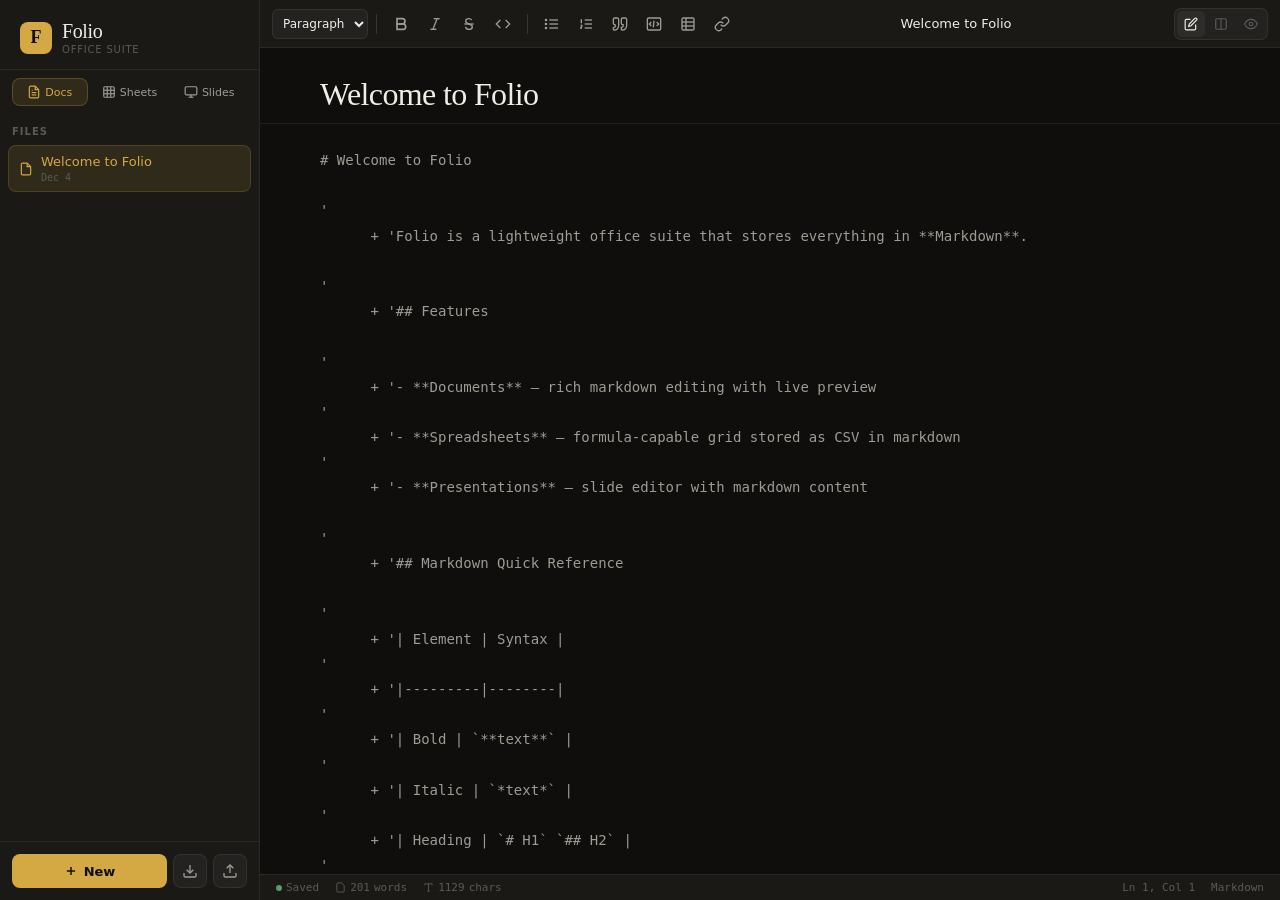
<file: folio-office-suite.html>
<!DOCTYPE html>
<html lang="en">
<head>
<meta charset="UTF-8">
<meta name="viewport" content="width=device-width, initial-scale=1.0">
<title>Folio — Office Suite</title>
<style>
*, *::before, *::after { box-sizing: border-box; margin: 0; padding: 0; }
:root {
  --bg: #0f0e0c; --bg2: #1a1916; --bg3: #232220; --bg4: #2d2c29;
  --border: rgba(255,255,255,0.07); --border2: rgba(255,255,255,0.13);
  --text: #f0ede6; --text2: #9e9b94; --text3: #5c5a55;
  --accent: #d4a843; --accent2: #b8912e;
  --accent-dim: rgba(212,168,67,0.12); --accent-dim2: rgba(212,168,67,0.06);
  --red: #c0574a; --green: #5a9a6e; --blue: #4a7fa8;
  --sans: -apple-system, BlinkMacSystemFont, 'Segoe UI', system-ui, sans-serif;
  --mono: 'SF Mono', 'Fira Code', 'Cascadia Code', Consolas, monospace;
  --serif: Georgia, 'Times New Roman', serif;
  --radius: 8px; --radius-lg: 14px;
  --sidebar-w: 260px; --toolbar-h: 48px;
}
html, body { height: 100%; overflow: hidden; background: var(--bg); color: var(--text); font-family: var(--sans); }
#app { display: flex; height: 100vh; }
#sidebar { width: var(--sidebar-w); background: var(--bg2); border-right: 1px solid var(--border); display: flex; flex-direction: column; flex-shrink: 0; }
.sidebar-logo { padding: 20px 20px 14px; border-bottom: 1px solid var(--border); display: flex; align-items: center; gap: 10px; }
.logo-mark { width: 32px; height: 32px; background: var(--accent); border-radius: 8px; display: flex; align-items: center; justify-content: center; font-size: 18px; color: #0f0e0c; flex-shrink: 0; font-weight: 700; font-family: var(--serif); }
.logo-text { font-family: var(--serif); font-size: 20px; color: var(--text); letter-spacing: -0.02em; }
.logo-sub { font-size: 10px; color: var(--text3); font-weight: 400; letter-spacing: 0.08em; text-transform: uppercase; margin-top: 1px; }
.sidebar-section { padding: 12px 12px 4px; font-size: 10px; font-weight: 600; letter-spacing: 0.1em; text-transform: uppercase; color: var(--text3); }
.app-tabs { display: flex; gap: 4px; padding: 8px 12px; }
.app-tab { flex: 1; padding: 6px 4px; border-radius: var(--radius); border: 1px solid transparent; background: transparent; color: var(--text2); font-family: var(--sans); font-size: 11px; font-weight: 500; cursor: pointer; display: flex; align-items: center; justify-content: center; gap: 4px; transition: all 0.15s; }
.app-tab:hover { background: var(--bg3); color: var(--text); }
.app-tab.active { background: var(--accent-dim); border-color: rgba(212,168,67,0.25); color: var(--accent); }
.app-tab svg { width: 14px; height: 14px; }
#file-list { flex: 1; overflow-y: auto; padding: 4px 8px; }
#file-list::-webkit-scrollbar { width: 4px; }
#file-list::-webkit-scrollbar-thumb { background: var(--bg4); border-radius: 4px; }
.file-item { padding: 8px 10px; border-radius: var(--radius); cursor: pointer; display: flex; align-items: center; gap: 8px; transition: background 0.12s; border: 1px solid transparent; }
.file-item:hover { background: var(--bg3); }
.file-item.active { background: var(--accent-dim); border-color: rgba(212,168,67,0.18); }
.file-icon { width: 14px; height: 14px; flex-shrink: 0; color: var(--text3); }
.file-item.active .file-icon { color: var(--accent); }
.file-info { flex: 1; min-width: 0; }
.file-name { font-size: 13px; font-weight: 500; color: var(--text); white-space: nowrap; overflow: hidden; text-overflow: ellipsis; line-height: 1.3; }
.file-meta { font-size: 10px; color: var(--text3); margin-top: 1px; font-family: var(--mono); }
.file-item.active .file-name { color: var(--accent); }
.file-del { opacity: 0; width: 18px; height: 18px; color: var(--text3); cursor: pointer; border-radius: 4px; padding: 2px; flex-shrink: 0; transition: all 0.1s; display: flex; align-items: center; justify-content: center; }
.file-del svg { width: 12px; height: 12px; }
.file-item:hover .file-del { opacity: 1; }
.file-del:hover { color: var(--red); background: rgba(192,87,74,0.15); }
.sidebar-footer { padding: 12px; border-top: 1px solid var(--border); display: flex; gap: 6px; }
.btn-new { flex: 1; padding: 8px 12px; background: var(--accent); color: #0f0e0c; border: none; border-radius: var(--radius); font-family: var(--sans); font-size: 13px; font-weight: 600; cursor: pointer; display: flex; align-items: center; justify-content: center; gap: 6px; transition: background 0.15s; }
.btn-new:hover { background: var(--accent2); }
.btn-new svg { width: 14px; height: 14px; }
.btn-icon { width: 34px; height: 34px; background: var(--bg3); border: 1px solid var(--border); border-radius: var(--radius); color: var(--text2); font-size: 15px; cursor: pointer; display: flex; align-items: center; justify-content: center; transition: all 0.15s; }
.btn-icon svg { width: 16px; height: 16px; }
.btn-icon:hover { background: var(--bg4); color: var(--text); border-color: var(--border2); }
#main { flex: 1; display: flex; flex-direction: column; overflow: hidden; }
#toolbar { height: var(--toolbar-h); background: var(--bg2); border-bottom: 1px solid var(--border); display: flex; align-items: center; gap: 2px; padding: 0 12px; flex-shrink: 0; }
.toolbar-group { display: flex; align-items: center; gap: 2px; }
.toolbar-sep { width: 1px; height: 20px; background: var(--border2); margin: 0 6px; flex-shrink: 0; }
.tb-btn { width: 32px; height: 32px; border: none; background: transparent; border-radius: 6px; color: var(--text2); cursor: pointer; display: flex; align-items: center; justify-content: center; transition: all 0.12s; }
.tb-btn svg { width: 16px; height: 16px; }
.tb-btn:hover { background: var(--bg3); color: var(--text); }
.tb-btn.active { background: var(--accent-dim); color: var(--accent); }
.tb-select { height: 30px; background: var(--bg3); border: 1px solid var(--border); border-radius: 6px; color: var(--text); font-family: var(--sans); font-size: 12px; padding: 0 6px; cursor: pointer; outline: none; }
.tb-select:hover { border-color: var(--border2); }
.toolbar-title { flex: 1; text-align: center; font-size: 13px; color: var(--text2); font-weight: 500; white-space: nowrap; overflow: hidden; text-overflow: ellipsis; padding: 0 12px; }
.toolbar-title span { color: var(--text); }
.view-toggle { display: flex; background: var(--bg3); border: 1px solid var(--border); border-radius: 7px; padding: 2px; gap: 2px; }
.view-btn { width: 28px; height: 26px; border: none; background: transparent; border-radius: 5px; color: var(--text3); cursor: pointer; display: flex; align-items: center; justify-content: center; transition: all 0.12s; }
.view-btn svg { width: 14px; height: 14px; }
.view-btn.active { background: var(--bg4); color: var(--text); }
.view-btn:hover:not(.active) { color: var(--text2); }
#editor-area { flex: 1; display: flex; overflow: hidden; }
#write-pane { flex: 1; display: flex; flex-direction: column; overflow: hidden; }
#doc-title-input { padding: 28px 60px 10px; font-family: var(--serif); font-size: 32px; color: var(--text); background: transparent; border: none; outline: none; width: 100%; letter-spacing: -0.02em; border-bottom: 1px solid var(--border); }
#doc-title-input::placeholder { color: var(--text3); }
#editor { flex: 1; padding: 24px 60px 60px; font-family: var(--mono); font-size: 14px; line-height: 1.8; color: var(--text2); background: transparent; border: none; outline: none; resize: none; overflow-y: auto; white-space: pre-wrap; word-wrap: break-word; }
#editor::-webkit-scrollbar { width: 6px; }
#editor::-webkit-scrollbar-thumb { background: var(--bg4); border-radius: 3px; }
#editor::placeholder { color: var(--text3); }
#preview-pane { flex: 1; border-left: 1px solid var(--border); overflow-y: auto; padding: 28px 60px 60px; display: none; }
#preview-pane::-webkit-scrollbar { width: 6px; }
#preview-pane::-webkit-scrollbar-thumb { background: var(--bg4); border-radius: 3px; }
#preview-title { font-family: var(--serif); font-size: 36px; color: var(--text); letter-spacing: -0.03em; margin-bottom: 24px; border-bottom: 1px solid var(--border); padding-bottom: 16px; }
#preview-content { color: var(--text2); line-height: 1.8; }
#preview-content h1,#preview-content h2,#preview-content h3,#preview-content h4 { font-family: var(--serif); color: var(--text); margin: 1.6em 0 0.6em; }
#preview-content h1 { font-size: 28px; }
#preview-content h2 { font-size: 22px; border-bottom: 1px solid var(--border); padding-bottom: 6px; }
#preview-content h3 { font-size: 18px; }
#preview-content p { margin: 0 0 1em; }
#preview-content a { color: var(--accent); text-decoration: none; }
#preview-content code { background: var(--bg3); border: 1px solid var(--border); border-radius: 4px; padding: 1px 6px; font-family: var(--mono); font-size: 12px; color: var(--accent); }
#preview-content pre { background: var(--bg3); border: 1px solid var(--border); border-radius: var(--radius); padding: 16px 20px; overflow-x: auto; margin: 1em 0; }
#preview-content pre code { background: none; border: none; padding: 0; color: var(--text2); }
#preview-content blockquote { border-left: 3px solid var(--accent); margin: 1em 0; padding: 4px 0 4px 16px; color: var(--text3); font-style: italic; }
#preview-content ul,#preview-content ol { margin: 0.5em 0 1em 1.4em; }
#preview-content li { margin: 0.2em 0; }
#preview-content table { width: 100%; border-collapse: collapse; margin: 1em 0; font-size: 13px; }
#preview-content th { background: var(--bg3); border: 1px solid var(--border2); padding: 8px 12px; font-weight: 600; color: var(--text); text-align: left; }
#preview-content td { border: 1px solid var(--border); padding: 7px 12px; }
#preview-content hr { border: none; border-top: 1px solid var(--border); margin: 2em 0; }
#preview-content strong { color: var(--text); font-weight: 600; }
#editor-area.split #write-pane { flex: 1; }
#editor-area.split #preview-pane { display: block; flex: 1; }
#editor-area.preview #write-pane { display: none; }
#editor-area.preview #preview-pane { display: block; flex: 1; border-left: none; }
#statusbar { height: 26px; background: var(--bg2); border-top: 1px solid var(--border); display: flex; align-items: center; padding: 0 16px; gap: 16px; flex-shrink: 0; }
.status-item { font-size: 11px; color: var(--text3); font-family: var(--mono); display: flex; align-items: center; gap: 4px; }
.status-item svg { width: 11px; height: 11px; }
.status-dot { width: 6px; height: 6px; border-radius: 50%; background: var(--green); }
.status-spacer { flex: 1; }
#sheet-app { flex: 1; display: none; flex-direction: column; overflow: hidden; }
#sheet-toolbar { height: 40px; background: var(--bg2); border-bottom: 1px solid var(--border); display: flex; align-items: center; gap: 8px; padding: 0 12px; }
.cell-ref { width: 64px; height: 26px; background: var(--bg3); border: 1px solid var(--border); border-radius: 5px; color: var(--accent); font-family: var(--mono); font-size: 12px; padding: 0 6px; outline: none; text-align: center; flex-shrink: 0; }
.formula-bar { flex: 1; height: 26px; background: var(--bg3); border: 1px solid var(--border); border-radius: 5px; color: var(--text); font-family: var(--mono); font-size: 12px; padding: 0 10px; outline: none; }
.formula-bar:focus { border-color: var(--accent); }
#sheet-container { flex: 1; overflow: auto; }
#sheet-container::-webkit-scrollbar { width: 8px; height: 8px; }
#sheet-container::-webkit-scrollbar-thumb { background: var(--bg4); border-radius: 4px; }
#sheet-container::-webkit-scrollbar-corner { background: var(--bg2); }
#sheet-grid { border-collapse: collapse; font-size: 12px; min-width: 100%; }
#sheet-grid th { position: sticky; background: var(--bg2); border: 1px solid var(--border); color: var(--text3); font-family: var(--mono); font-size: 11px; font-weight: 500; padding: 4px 8px; white-space: nowrap; user-select: none; z-index: 2; }
#sheet-grid th.row-header { left: 0; z-index: 3; width: 44px; text-align: right; }
#sheet-grid th:first-child { top: 0; left: 0; z-index: 4; width: 44px; }
#sheet-grid .col-header { top: 0; z-index: 2; min-width: 100px; }
#sheet-grid td { border: 1px solid var(--border); padding: 0; background: var(--bg); min-width: 100px; height: 26px; }
#sheet-grid td.active { outline: 2px solid var(--accent); outline-offset: -2px; z-index: 1; }
.cell-input { width: 100%; height: 100%; background: transparent; border: none; outline: none; padding: 0 6px; font-family: var(--mono); font-size: 12px; color: var(--text); }
.cell-input.formula-result { color: var(--accent); }
#slide-app { display: none; flex: 1; overflow: hidden; }
#presentation-app { display: flex; flex: 1; overflow: hidden; }
#slide-panel { width: 180px; background: var(--bg2); border-right: 1px solid var(--border); overflow-y: auto; padding: 8px; display: flex; flex-direction: column; gap: 8px; flex-shrink: 0; }
#slide-panel::-webkit-scrollbar { width: 4px; }
#slide-panel::-webkit-scrollbar-thumb { background: var(--bg4); border-radius: 3px; }
.slide-thumb { width: 100%; aspect-ratio: 16/9; background: var(--bg3); border-radius: 6px; border: 2px solid transparent; cursor: pointer; display: flex; flex-direction: column; align-items: center; justify-content: center; padding: 8px; transition: border-color 0.15s; position: relative; overflow: hidden; }
.slide-thumb:hover { border-color: var(--border2); }
.slide-thumb.active { border-color: var(--accent); }
.slide-num { position: absolute; bottom: 4px; left: 6px; font-size: 9px; color: var(--text3); font-family: var(--mono); }
.slide-thumb-title { font-size: 9px; font-weight: 600; color: var(--text2); text-align: center; line-height: 1.3; }
.slide-thumb-body { font-size: 7px; color: var(--text3); text-align: center; margin-top: 3px; line-height: 1.4; }
.btn-add-slide { width: 100%; padding: 6px; background: transparent; border: 1px dashed var(--border2); border-radius: 6px; color: var(--text3); font-size: 11px; cursor: pointer; display: flex; align-items: center; justify-content: center; gap: 4px; transition: all 0.15s; font-family: var(--sans); }
.btn-add-slide:hover { border-color: var(--accent); color: var(--accent); }
.btn-add-slide svg { width: 12px; height: 12px; }
#slide-editor { flex: 1; display: flex; flex-direction: column; overflow: hidden; }
#slide-canvas-area { flex: 1; display: flex; align-items: center; justify-content: center; padding: 32px; background: var(--bg); overflow: hidden; }
#slide-canvas { width: 100%; max-width: 720px; aspect-ratio: 16/9; background: #1c1b18; border-radius: 10px; border: 1px solid var(--border2); position: relative; display: flex; flex-direction: column; align-items: flex-start; justify-content: center; padding: 48px 56px; overflow: hidden; }
.slide-canvas-accent { position: absolute; left: 0; top: 0; bottom: 0; width: 5px; background: var(--accent); border-radius: 10px 0 0 10px; }
#slide-title-input { font-family: var(--serif); font-size: 32px; color: var(--text); background: transparent; border: none; outline: none; width: 100%; margin-bottom: 16px; letter-spacing: -0.02em; border-bottom: 1px dashed transparent; transition: border-color 0.2s; }
#slide-title-input:focus { border-bottom-color: var(--border2); }
#slide-title-input::placeholder { color: var(--text3); }
#slide-body-input { font-family: var(--sans); font-size: 15px; color: var(--text2); background: transparent; border: none; outline: none; width: 100%; line-height: 1.8; resize: none; height: 160px; }
#slide-body-input::placeholder { color: var(--text3); }
#slide-props { height: 44px; background: var(--bg2); border-top: 1px solid var(--border); display: flex; align-items: center; gap: 8px; padding: 0 16px; }
.prop-label { font-size: 11px; color: var(--text3); }
.prop-select { height: 28px; background: var(--bg3); border: 1px solid var(--border); border-radius: 5px; color: var(--text); font-family: var(--sans); font-size: 11px; padding: 0 6px; outline: none; cursor: pointer; }
.modal-overlay { position: fixed; inset: 0; background: rgba(0,0,0,0.6); display: none; align-items: center; justify-content: center; z-index: 100; }
.modal-overlay.open { display: flex; }
.modal { background: var(--bg2); border: 1px solid var(--border2); border-radius: var(--radius-lg); padding: 24px; width: 400px; display: flex; flex-direction: column; gap: 16px; }
.modal h3 { font-family: var(--serif); font-size: 22px; color: var(--text); }
.modal-input { width: 100%; height: 38px; background: var(--bg3); border: 1px solid var(--border2); border-radius: var(--radius); color: var(--text); font-family: var(--sans); font-size: 14px; padding: 0 12px; outline: none; }
.modal-input:focus { border-color: var(--accent); }
.modal-actions { display: flex; gap: 8px; justify-content: flex-end; }
.btn-cancel { padding: 8px 16px; background: transparent; border: 1px solid var(--border2); border-radius: var(--radius); color: var(--text2); font-family: var(--sans); font-size: 13px; cursor: pointer; }
.btn-create { padding: 8px 16px; background: var(--accent); border: none; border-radius: var(--radius); color: #0f0e0c; font-family: var(--sans); font-size: 13px; font-weight: 600; cursor: pointer; }
.modal-type-grid { display: grid; grid-template-columns: 1fr 1fr 1fr; gap: 8px; }
.type-card { padding: 12px 8px; background: var(--bg3); border: 2px solid transparent; border-radius: var(--radius); cursor: pointer; display: flex; flex-direction: column; align-items: center; gap: 6px; transition: all 0.15s; }
.type-card:hover { border-color: var(--border2); }
.type-card.selected { border-color: var(--accent); background: var(--accent-dim); }
.type-card svg { width: 22px; height: 22px; color: var(--text2); }
.type-card.selected svg { color: var(--accent); }
.type-card span { font-size: 11px; color: var(--text2); font-weight: 500; }
</style>
</head>
<body>
<div id="app">
  <div id="sidebar">
    <div class="sidebar-logo">
      <div class="logo-mark">F</div>
      <div>
        <div class="logo-text">Folio</div>
        <div class="logo-sub">Office Suite</div>
      </div>
    </div>
    <div class="app-tabs">
      <button class="app-tab active" onclick="switchAppType('doc')" id="tab-doc">
        <svg viewBox="0 0 24 24" fill="none" stroke="currentColor" stroke-width="2"><path d="M14 2H6a2 2 0 0 0-2 2v16a2 2 0 0 0 2 2h12a2 2 0 0 0 2-2V8z"/><polyline points="14,2 14,8 20,8"/><line x1="16" y1="13" x2="8" y2="13"/><line x1="16" y1="17" x2="8" y2="17"/><polyline points="10,9 9,9 8,9"/></svg>
        Docs
      </button>
      <button class="app-tab" onclick="switchAppType('sheet')" id="tab-sheet">
        <svg viewBox="0 0 24 24" fill="none" stroke="currentColor" stroke-width="2"><rect x="3" y="3" width="18" height="18" rx="2"/><line x1="3" y1="9" x2="21" y2="9"/><line x1="3" y1="15" x2="21" y2="15"/><line x1="9" y1="3" x2="9" y2="21"/><line x1="15" y1="3" x2="15" y2="21"/></svg>
        Sheets
      </button>
      <button class="app-tab" onclick="switchAppType('slide')" id="tab-slide">
        <svg viewBox="0 0 24 24" fill="none" stroke="currentColor" stroke-width="2"><rect x="2" y="3" width="20" height="14" rx="2"/><line x1="8" y1="21" x2="16" y2="21"/><line x1="12" y1="17" x2="12" y2="21"/></svg>
        Slides
      </button>
    </div>
    <div class="sidebar-section">Files</div>
    <div id="file-list"></div>
    <div class="sidebar-footer">
      <button class="btn-new" onclick="openNewModal()">
        <svg viewBox="0 0 24 24" fill="none" stroke="currentColor" stroke-width="2.5"><line x1="12" y1="5" x2="12" y2="19"/><line x1="5" y1="12" x2="19" y2="12"/></svg>
        New
      </button>
      <button class="btn-icon" onclick="exportCurrent()" title="Export">
        <svg viewBox="0 0 24 24" fill="none" stroke="currentColor" stroke-width="2"><path d="M21 15v4a2 2 0 0 1-2 2H5a2 2 0 0 1-2-2v-4"/><polyline points="7,10 12,15 17,10"/><line x1="12" y1="15" x2="12" y2="3"/></svg>
      </button>
      <button class="btn-icon" onclick="triggerImport()" title="Import">
        <svg viewBox="0 0 24 24" fill="none" stroke="currentColor" stroke-width="2"><path d="M21 15v4a2 2 0 0 1-2 2H5a2 2 0 0 1-2-2v-4"/><polyline points="17,8 12,3 7,8"/><line x1="12" y1="3" x2="12" y2="15"/></svg>
      </button>
    </div>
  </div>

  <div id="main">
    <!-- DOC APP -->
    <div id="doc-app" style="display:flex;flex-direction:column;flex:1;overflow:hidden;">
      <div id="toolbar">
        <div class="toolbar-group">
          <select class="tb-select" id="heading-sel" onchange="applyHeading(this.value)">
            <option value="">Paragraph</option>
            <option value="# ">Heading 1</option>
            <option value="## ">Heading 2</option>
            <option value="### ">Heading 3</option>
          </select>
        </div>
        <div class="toolbar-sep"></div>
        <div class="toolbar-group">
          <button class="tb-btn" title="Bold" onclick="wrapSel('**','**')"><svg viewBox="0 0 24 24" fill="none" stroke="currentColor" stroke-width="2.5"><path d="M6 4h8a4 4 0 0 1 4 4 4 4 0 0 1-4 4H6z"/><path d="M6 12h9a4 4 0 0 1 4 4 4 4 0 0 1-4 4H6z"/></svg></button>
          <button class="tb-btn" title="Italic" onclick="wrapSel('*','*')"><svg viewBox="0 0 24 24" fill="none" stroke="currentColor" stroke-width="2"><line x1="19" y1="4" x2="10" y2="4"/><line x1="14" y1="20" x2="5" y2="20"/><line x1="15" y1="4" x2="9" y2="20"/></svg></button>
          <button class="tb-btn" title="Strikethrough" onclick="wrapSel('~~','~~')"><svg viewBox="0 0 24 24" fill="none" stroke="currentColor" stroke-width="2"><line x1="5" y1="12" x2="19" y2="12"/><path d="M16 6C16 6 14.5 4 12 4s-5 1.5-5 4c0 5 10 3 10 8 0 2.5-2 4-5 4s-5-1.5-5-4"/></svg></button>
          <button class="tb-btn" title="Code" onclick="wrapSel('`','`')"><svg viewBox="0 0 24 24" fill="none" stroke="currentColor" stroke-width="2"><polyline points="16,18 22,12 16,6"/><polyline points="8,6 2,12 8,18"/></svg></button>
        </div>
        <div class="toolbar-sep"></div>
        <div class="toolbar-group">
          <button class="tb-btn" title="Bullet list" onclick="insertLine('- ')"><svg viewBox="0 0 24 24" fill="none" stroke="currentColor" stroke-width="2"><line x1="8" y1="6" x2="21" y2="6"/><line x1="8" y1="12" x2="21" y2="12"/><line x1="8" y1="18" x2="21" y2="18"/><circle cx="3" cy="6" r="1" fill="currentColor"/><circle cx="3" cy="12" r="1" fill="currentColor"/><circle cx="3" cy="18" r="1" fill="currentColor"/></svg></button>
          <button class="tb-btn" title="Numbered list" onclick="insertLine('1. ')"><svg viewBox="0 0 24 24" fill="none" stroke="currentColor" stroke-width="2"><line x1="10" y1="6" x2="21" y2="6"/><line x1="10" y1="12" x2="21" y2="12"/><line x1="10" y1="18" x2="21" y2="18"/><path d="M4 6h1v4"/><path d="M4 10h2"/><path d="M6 18H4c0-1 2-2 2-3s-1-1.5-2-1"/></svg></button>
          <button class="tb-btn" title="Blockquote" onclick="insertLine('> ')"><svg viewBox="0 0 24 24" fill="none" stroke="currentColor" stroke-width="2"><path d="M3 21c3 0 7-1 7-8V5c0-1.25-.756-2.017-2-2H4c-1.25 0-2 .75-2 1.972V11c0 1.25.75 2 2 2 1 0 1 0 1 1v1c0 1-1 2-2 2s-1 .008-1 1.031V20c0 1 0 1 1 1z"/><path d="M15 21c3 0 7-1 7-8V5c0-1.25-.757-2.017-2-2h-4c-1.25 0-2 .75-2 1.972V11c0 1.25.75 2 2 2h.75c0 2.25.25 4-2.75 4v3c0 1 0 1 1 1z"/></svg></button>
          <button class="tb-btn" title="Code block" onclick="insertCodeBlock()"><svg viewBox="0 0 24 24" fill="none" stroke="currentColor" stroke-width="2"><rect x="2" y="3" width="20" height="18" rx="2"/><path d="m8 9-3 3 3 3"/><path d="m16 9 3 3-3 3"/><line x1="12" y1="7" x2="11" y2="17"/></svg></button>
          <button class="tb-btn" title="Table" onclick="insertTable()"><svg viewBox="0 0 24 24" fill="none" stroke="currentColor" stroke-width="2"><rect x="3" y="3" width="18" height="18" rx="2"/><line x1="3" y1="9" x2="21" y2="9"/><line x1="3" y1="15" x2="21" y2="15"/><line x1="9" y1="3" x2="9" y2="21"/></svg></button>
          <button class="tb-btn" title="Link" onclick="insertLink()"><svg viewBox="0 0 24 24" fill="none" stroke="currentColor" stroke-width="2"><path d="M10 13a5 5 0 0 0 7.54.54l3-3a5 5 0 0 0-7.07-7.07l-1.72 1.71"/><path d="M14 11a5 5 0 0 0-7.54-.54l-3 3a5 5 0 0 0 7.07 7.07l1.71-1.71"/></svg></button>
        </div>
        <div class="toolbar-title" id="toolbar-title"><span>No document open</span></div>
        <div class="view-toggle">
          <button class="view-btn active" id="vbtn-write" onclick="setView('write')" title="Write"><svg viewBox="0 0 24 24" fill="none" stroke="currentColor" stroke-width="2"><path d="M11 4H4a2 2 0 0 0-2 2v14a2 2 0 0 0 2 2h14a2 2 0 0 0 2-2v-7"/><path d="M18.5 2.5a2.121 2.121 0 0 1 3 3L12 15l-4 1 1-4 9.5-9.5z"/></svg></button>
          <button class="view-btn" id="vbtn-split" onclick="setView('split')" title="Split"><svg viewBox="0 0 24 24" fill="none" stroke="currentColor" stroke-width="2"><rect x="3" y="3" width="18" height="18" rx="2"/><line x1="12" y1="3" x2="12" y2="21"/></svg></button>
          <button class="view-btn" id="vbtn-preview" onclick="setView('preview')" title="Preview"><svg viewBox="0 0 24 24" fill="none" stroke="currentColor" stroke-width="2"><path d="M1 12s4-8 11-8 11 8 11 8-4 8-11 8-11-8-11-8z"/><circle cx="12" cy="12" r="3"/></svg></button>
        </div>
      </div>
      <div id="editor-area">
        <div id="write-pane">
          <input id="doc-title-input" placeholder="Document title…" oninput="onDocTitleChange()">
          <textarea id="editor" placeholder="Start writing in Markdown…" oninput="onEditorChange()" onkeydown="handleEditorKey(event)"></textarea>
        </div>
        <div id="preview-pane">
          <div id="preview-title"></div>
          <div id="preview-content"></div>
        </div>
      </div>
      <div id="statusbar">
        <div class="status-item"><div class="status-dot"></div> Saved</div>
        <div class="status-item"><svg viewBox="0 0 24 24" fill="none" stroke="currentColor" stroke-width="2"><path d="M14 2H6a2 2 0 0 0-2 2v16a2 2 0 0 0 2 2h12a2 2 0 0 0 2-2V8z"/></svg> <span id="word-count">0</span> words</div>
        <div class="status-item"><svg viewBox="0 0 24 24" fill="none" stroke="currentColor" stroke-width="2"><polyline points="4,7 4,4 20,4 20,7"/><line x1="9" y1="20" x2="15" y2="20"/><line x1="12" y1="4" x2="12" y2="20"/></svg> <span id="char-count">0</span> chars</div>
        <div class="status-spacer"></div>
        <div class="status-item" id="cursor-pos">Ln 1, Col 1</div>
        <div class="status-item">Markdown</div>
      </div>
    </div>

    <!-- SHEET APP -->
    <div id="sheet-app" style="flex-direction:column;">
      <div id="sheet-toolbar">
        <input class="cell-ref" id="cell-ref" value="A1" readonly>
        <div style="width:1px;height:20px;background:var(--border2);"></div>
        <span style="font-size:13px;color:var(--accent);font-family:var(--mono);padding:0 4px;font-style:italic;">fx</span>
        <input class="formula-bar" id="formula-bar" placeholder="Enter value or =formula" onkeydown="formulaBarKey(event)" oninput="formulaBarInput()">
        <div style="flex:1;"></div>
        <span style="font-size:11px;color:var(--text3);">Stored as CSV in markdown</span>
      </div>
      <div id="sheet-container">
        <table id="sheet-grid"><thead id="sheet-head"></thead><tbody id="sheet-body"></tbody></table>
      </div>
    </div>

    <!-- SLIDE APP -->
    <div id="slide-app">
      <div id="presentation-app">
        <div id="slide-panel">
          <div id="slide-thumbs"></div>
          <button class="btn-add-slide" onclick="addSlide()">
            <svg viewBox="0 0 24 24" fill="none" stroke="currentColor" stroke-width="2"><line x1="12" y1="5" x2="12" y2="19"/><line x1="5" y1="12" x2="19" y2="12"/></svg>
            Add slide
          </button>
        </div>
        <div id="slide-editor">
          <div id="slide-canvas-area">
            <div id="slide-canvas">
              <div class="slide-canvas-accent"></div>
              <input id="slide-title-input" placeholder="Slide title…" oninput="onSlideTitleChange()">
              <textarea id="slide-body-input" placeholder="• Add bullet points&#10;• Key message here&#10;• Supporting detail" oninput="onSlideBodyChange()"></textarea>
            </div>
          </div>
          <div id="slide-props">
            <span class="prop-label">Layout:</span>
            <select class="prop-select" onchange="onSlideLayoutChange(this.value)">
              <option>Title &amp; Body</option><option>Title Only</option><option>Blank</option>
            </select>
            <span class="prop-label" style="margin-left:12px;">Theme:</span>
            <select class="prop-select" onchange="onSlideThemeChange(this.value)">
              <option>Dark</option><option>Warm</option><option>Minimal</option>
            </select>
            <div style="flex:1;"></div>
            <button class="btn-icon" onclick="deleteCurrentSlide()" title="Delete slide">
              <svg viewBox="0 0 24 24" fill="none" stroke="currentColor" stroke-width="2"><polyline points="3,6 5,6 21,6"/><path d="M19 6v14a2 2 0 0 1-2 2H7a2 2 0 0 1-2-2V6m3 0V4a1 1 0 0 1 1-1h4a1 1 0 0 1 1 1v2"/></svg>
            </button>
          </div>
        </div>
      </div>
    </div>
  </div>
</div>

<!-- NEW MODAL -->
<div class="modal-overlay" id="new-modal">
  <div class="modal">
    <h3>New File</h3>
    <div class="modal-type-grid">
      <div class="type-card selected" onclick="selectNewType('doc',this)">
        <svg viewBox="0 0 24 24" fill="none" stroke="currentColor" stroke-width="2"><path d="M14 2H6a2 2 0 0 0-2 2v16a2 2 0 0 0 2 2h12a2 2 0 0 0 2-2V8z"/><polyline points="14,2 14,8 20,8"/><line x1="16" y1="13" x2="8" y2="13"/><line x1="16" y1="17" x2="8" y2="17"/></svg>
        <span>Document</span>
      </div>
      <div class="type-card" onclick="selectNewType('sheet',this)">
        <svg viewBox="0 0 24 24" fill="none" stroke="currentColor" stroke-width="2"><rect x="3" y="3" width="18" height="18" rx="2"/><line x1="3" y1="9" x2="21" y2="9"/><line x1="3" y1="15" x2="21" y2="15"/><line x1="9" y1="3" x2="9" y2="21"/><line x1="15" y1="3" x2="15" y2="21"/></svg>
        <span>Spreadsheet</span>
      </div>
      <div class="type-card" onclick="selectNewType('slide',this)">
        <svg viewBox="0 0 24 24" fill="none" stroke="currentColor" stroke-width="2"><rect x="2" y="3" width="20" height="14" rx="2"/><line x1="8" y1="21" x2="16" y2="21"/><line x1="12" y1="17" x2="12" y2="21"/></svg>
        <span>Presentation</span>
      </div>
    </div>
    <input class="modal-input" id="new-name" placeholder="File name…" onkeydown="if(event.key==='Enter')createNewFile()">
    <div class="modal-actions">
      <button class="btn-cancel" onclick="closeNewModal()">Cancel</button>
      <button class="btn-create" onclick="createNewFile()">Create</button>
    </div>
  </div>
</div>
<input type="file" id="import-input" accept=".md,.csv,.txt" style="display:none" onchange="handleImport(event)">

<script>

// ── INLINE MARKED.JS ──
</script>
<script>
/**
 * marked v9.1.6 - a markdown parser
 * Copyright (c) 2011-2023, Christopher Jeffrey. (MIT Licensed)
 * https://github.com/markedjs/marked
 */
!function(e,t){"object"==typeof exports&&"undefined"!=typeof module?t(exports):"function"==typeof define&&define.amd?define(["exports"],t):t((e="undefined"!=typeof globalThis?globalThis:e||self).marked={})}(this,(function(e){"use strict";function t(){return{async:!1,breaks:!1,extensions:null,gfm:!0,hooks:null,pedantic:!1,renderer:null,silent:!1,tokenizer:null,walkTokens:null}}function n(t){e.defaults=t}e.defaults={async:!1,breaks:!1,extensions:null,gfm:!0,hooks:null,pedantic:!1,renderer:null,silent:!1,tokenizer:null,walkTokens:null};const s=/[&<>"']/,r=new RegExp(s.source,"g"),i=/[<>"']|&(?!(#\d{1,7}|#[Xx][a-fA-F0-9]{1,6}|\w+);)/,l=new RegExp(i.source,"g"),o={"&":"&amp;","<":"&lt;",">":"&gt;",'"':"&quot;","'":"&#39;"},a=e=>o[e];function c(e,t){if(t){if(s.test(e))return e.replace(r,a)}else if(i.test(e))return e.replace(l,a);return e}const h=/&(#(?:\d+)|(?:#x[0-9A-Fa-f]+)|(?:\w+));?/gi;const p=/(^|[^\[])\^/g;function u(e,t){e="string"==typeof e?e:e.source,t=t||"";const n={replace:(t,s)=>(s=(s="object"==typeof s&&"source"in s?s.source:s).replace(p,"$1"),e=e.replace(t,s),n),getRegex:()=>new RegExp(e,t)};return n}function g(e){try{e=encodeURI(e).replace(/%25/g,"%")}catch(e){return null}return e}const k={exec:()=>null};function f(e,t){const n=e.replace(/\|/g,((e,t,n)=>{let s=!1,r=t;for(;--r>=0&&"\\"===n[r];)s=!s;return s?"|":" |"})).split(/ \|/);let s=0;if(n[0].trim()||n.shift(),n.length>0&&!n[n.length-1].trim()&&n.pop(),t)if(n.length>t)n.splice(t);else for(;n.length<t;)n.push("");for(;s<n.length;s++)n[s]=n[s].trim().replace(/\\\|/g,"|");return n}function d(e,t,n){const s=e.length;if(0===s)return"";let r=0;for(;r<s;){const i=e.charAt(s-r-1);if(i!==t||n){if(i===t||!n)break;r++}else r++}return e.slice(0,s-r)}function x(e,t,n,s){const r=t.href,i=t.title?c(t.title):null,l=e[1].replace(/\\([\[\]])/g,"$1");if("!"!==e[0].charAt(0)){s.state.inLink=!0;const e={type:"link",raw:n,href:r,title:i,text:l,tokens:s.inlineTokens(l)};return s.state.inLink=!1,e}return{type:"image",raw:n,href:r,title:i,text:c(l)}}class b{options;rules;lexer;constructor(t){this.options=t||e.defaults}space(e){const t=this.rules.block.newline.exec(e);if(t&&t[0].length>0)return{type:"space",raw:t[0]}}code(e){const t=this.rules.block.code.exec(e);if(t){const e=t[0].replace(/^ {1,4}/gm,"");return{type:"code",raw:t[0],codeBlockStyle:"indented",text:this.options.pedantic?e:d(e,"\n")}}}fences(e){const t=this.rules.block.fences.exec(e);if(t){const e=t[0],n=function(e,t){const n=e.match(/^(\s+)(?:```)/);if(null===n)return t;const s=n[1];return t.split("\n").map((e=>{const t=e.match(/^\s+/);if(null===t)return e;const[n]=t;return n.length>=s.length?e.slice(s.length):e})).join("\n")}(e,t[3]||"");return{type:"code",raw:e,lang:t[2]?t[2].trim().replace(this.rules.inline._escapes,"$1"):t[2],text:n}}}heading(e){const t=this.rules.block.heading.exec(e);if(t){let e=t[2].trim();if(/#$/.test(e)){const t=d(e,"#");this.options.pedantic?e=t.trim():t&&!/ $/.test(t)||(e=t.trim())}return{type:"heading",raw:t[0],depth:t[1].length,text:e,tokens:this.lexer.inline(e)}}}hr(e){const t=this.rules.block.hr.exec(e);if(t)return{type:"hr",raw:t[0]}}blockquote(e){const t=this.rules.block.blockquote.exec(e);if(t){const e=d(t[0].replace(/^ *>[ \t]?/gm,""),"\n"),n=this.lexer.state.top;this.lexer.state.top=!0;const s=this.lexer.blockTokens(e);return this.lexer.state.top=n,{type:"blockquote",raw:t[0],tokens:s,text:e}}}list(e){let t=this.rules.block.list.exec(e);if(t){let n=t[1].trim();const s=n.length>1,r={type:"list",raw:"",ordered:s,start:s?+n.slice(0,-1):"",loose:!1,items:[]};n=s?`\\d{1,9}\\${n.slice(-1)}`:`\\${n}`,this.options.pedantic&&(n=s?n:"[*+-]");const i=new RegExp(`^( {0,3}${n})((?:[\t ][^\\n]*)?(?:\\n|$))`);let l="",o="",a=!1;for(;e;){let n=!1;if(!(t=i.exec(e)))break;if(this.rules.block.hr.test(e))break;l=t[0],e=e.substring(l.length);let s=t[2].split("\n",1)[0].replace(/^\t+/,(e=>" ".repeat(3*e.length))),c=e.split("\n",1)[0],h=0;this.options.pedantic?(h=2,o=s.trimStart()):(h=t[2].search(/[^ ]/),h=h>4?1:h,o=s.slice(h),h+=t[1].length);let p=!1;if(!s&&/^ *$/.test(c)&&(l+=c+"\n",e=e.substring(c.length+1),n=!0),!n){const t=new RegExp(`^ {0,${Math.min(3,h-1)}}(?:[*+-]|\\d{1,9}[.)])((?:[ \t][^\\n]*)?(?:\\n|$))`),n=new RegExp(`^ {0,${Math.min(3,h-1)}}((?:- *){3,}|(?:_ *){3,}|(?:\\* *){3,})(?:\\n+|$)`),r=new RegExp(`^ {0,${Math.min(3,h-1)}}(?:\`\`\`|~~~)`),i=new RegExp(`^ {0,${Math.min(3,h-1)}}#`);for(;e;){const a=e.split("\n",1)[0];if(c=a,this.options.pedantic&&(c=c.replace(/^ {1,4}(?=( {4})*[^ ])/g,"  ")),r.test(c))break;if(i.test(c))break;if(t.test(c))break;if(n.test(e))break;if(c.search(/[^ ]/)>=h||!c.trim())o+="\n"+c.slice(h);else{if(p)break;if(s.search(/[^ ]/)>=4)break;if(r.test(s))break;if(i.test(s))break;if(n.test(s))break;o+="\n"+c}p||c.trim()||(p=!0),l+=a+"\n",e=e.substring(a.length+1),s=c.slice(h)}}r.loose||(a?r.loose=!0:/\n *\n *$/.test(l)&&(a=!0));let u,g=null;this.options.gfm&&(g=/^\[[ xX]\] /.exec(o),g&&(u="[ ] "!==g[0],o=o.replace(/^\[[ xX]\] +/,""))),r.items.push({type:"list_item",raw:l,task:!!g,checked:u,loose:!1,text:o,tokens:[]}),r.raw+=l}r.items[r.items.length-1].raw=l.trimEnd(),r.items[r.items.length-1].text=o.trimEnd(),r.raw=r.raw.trimEnd();for(let e=0;e<r.items.length;e++)if(this.lexer.state.top=!1,r.items[e].tokens=this.lexer.blockTokens(r.items[e].text,[]),!r.loose){const t=r.items[e].tokens.filter((e=>"space"===e.type)),n=t.length>0&&t.some((e=>/\n.*\n/.test(e.raw)));r.loose=n}if(r.loose)for(let e=0;e<r.items.length;e++)r.items[e].loose=!0;return r}}html(e){const t=this.rules.block.html.exec(e);if(t){return{type:"html",block:!0,raw:t[0],pre:"pre"===t[1]||"script"===t[1]||"style"===t[1],text:t[0]}}}def(e){const t=this.rules.block.def.exec(e);if(t){const e=t[1].toLowerCase().replace(/\s+/g," "),n=t[2]?t[2].replace(/^<(.*)>$/,"$1").replace(this.rules.inline._escapes,"$1"):"",s=t[3]?t[3].substring(1,t[3].length-1).replace(this.rules.inline._escapes,"$1"):t[3];return{type:"def",tag:e,raw:t[0],href:n,title:s}}}table(e){const t=this.rules.block.table.exec(e);if(t){if(!/[:|]/.test(t[2]))return;const e={type:"table",raw:t[0],header:f(t[1]).map((e=>({text:e,tokens:[]}))),align:t[2].replace(/^\||\| *$/g,"").split("|"),rows:t[3]&&t[3].trim()?t[3].replace(/\n[ \t]*$/,"").split("\n"):[]};if(e.header.length===e.align.length){let t,n,s,r,i=e.align.length;for(t=0;t<i;t++){const n=e.align[t];n&&(/^ *-+: *$/.test(n)?e.align[t]="right":/^ *:-+: *$/.test(n)?e.align[t]="center":/^ *:-+ *$/.test(n)?e.align[t]="left":e.align[t]=null)}for(i=e.rows.length,t=0;t<i;t++)e.rows[t]=f(e.rows[t],e.header.length).map((e=>({text:e,tokens:[]})));for(i=e.header.length,n=0;n<i;n++)e.header[n].tokens=this.lexer.inline(e.header[n].text);for(i=e.rows.length,n=0;n<i;n++)for(r=e.rows[n],s=0;s<r.length;s++)r[s].tokens=this.lexer.inline(r[s].text);return e}}}lheading(e){const t=this.rules.block.lheading.exec(e);if(t)return{type:"heading",raw:t[0],depth:"="===t[2].charAt(0)?1:2,text:t[1],tokens:this.lexer.inline(t[1])}}paragraph(e){const t=this.rules.block.paragraph.exec(e);if(t){const e="\n"===t[1].charAt(t[1].length-1)?t[1].slice(0,-1):t[1];return{type:"paragraph",raw:t[0],text:e,tokens:this.lexer.inline(e)}}}text(e){const t=this.rules.block.text.exec(e);if(t)return{type:"text",raw:t[0],text:t[0],tokens:this.lexer.inline(t[0])}}escape(e){const t=this.rules.inline.escape.exec(e);if(t)return{type:"escape",raw:t[0],text:c(t[1])}}tag(e){const t=this.rules.inline.tag.exec(e);if(t)return!this.lexer.state.inLink&&/^<a /i.test(t[0])?this.lexer.state.inLink=!0:this.lexer.state.inLink&&/^<\/a>/i.test(t[0])&&(this.lexer.state.inLink=!1),!this.lexer.state.inRawBlock&&/^<(pre|code|kbd|script)(\s|>)/i.test(t[0])?this.lexer.state.inRawBlock=!0:this.lexer.state.inRawBlock&&/^<\/(pre|code|kbd|script)(\s|>)/i.test(t[0])&&(this.lexer.state.inRawBlock=!1),{type:"html",raw:t[0],inLink:this.lexer.state.inLink,inRawBlock:this.lexer.state.inRawBlock,block:!1,text:t[0]}}link(e){const t=this.rules.inline.link.exec(e);if(t){const e=t[2].trim();if(!this.options.pedantic&&/^</.test(e)){if(!/>$/.test(e))return;const t=d(e.slice(0,-1),"\\");if((e.length-t.length)%2==0)return}else{const e=function(e,t){if(-1===e.indexOf(t[1]))return-1;let n=0;for(let s=0;s<e.length;s++)if("\\"===e[s])s++;else if(e[s]===t[0])n++;else if(e[s]===t[1]&&(n--,n<0))return s;return-1}(t[2],"()");if(e>-1){const n=(0===t[0].indexOf("!")?5:4)+t[1].length+e;t[2]=t[2].substring(0,e),t[0]=t[0].substring(0,n).trim(),t[3]=""}}let n=t[2],s="";if(this.options.pedantic){const e=/^([^'"]*[^\s])\s+(['"])(.*)\2/.exec(n);e&&(n=e[1],s=e[3])}else s=t[3]?t[3].slice(1,-1):"";return n=n.trim(),/^</.test(n)&&(n=this.options.pedantic&&!/>$/.test(e)?n.slice(1):n.slice(1,-1)),x(t,{href:n?n.replace(this.rules.inline._escapes,"$1"):n,title:s?s.replace(this.rules.inline._escapes,"$1"):s},t[0],this.lexer)}}reflink(e,t){let n;if((n=this.rules.inline.reflink.exec(e))||(n=this.rules.inline.nolink.exec(e))){let e=(n[2]||n[1]).replace(/\s+/g," ");if(e=t[e.toLowerCase()],!e){const e=n[0].charAt(0);return{type:"text",raw:e,text:e}}return x(n,e,n[0],this.lexer)}}emStrong(e,t,n=""){let s=this.rules.inline.emStrong.lDelim.exec(e);if(!s)return;if(s[3]&&n.match(/[\p{L}\p{N}]/u))return;if(!(s[1]||s[2]||"")||!n||this.rules.inline.punctuation.exec(n)){const n=[...s[0]].length-1;let r,i,l=n,o=0;const a="*"===s[0][0]?this.rules.inline.emStrong.rDelimAst:this.rules.inline.emStrong.rDelimUnd;for(a.lastIndex=0,t=t.slice(-1*e.length+n);null!=(s=a.exec(t));){if(r=s[1]||s[2]||s[3]||s[4]||s[5]||s[6],!r)continue;if(i=[...r].length,s[3]||s[4]){l+=i;continue}if((s[5]||s[6])&&n%3&&!((n+i)%3)){o+=i;continue}if(l-=i,l>0)continue;i=Math.min(i,i+l+o);const t=[...s[0]][0].length,a=e.slice(0,n+s.index+t+i);if(Math.min(n,i)%2){const e=a.slice(1,-1);return{type:"em",raw:a,text:e,tokens:this.lexer.inlineTokens(e)}}const c=a.slice(2,-2);return{type:"strong",raw:a,text:c,tokens:this.lexer.inlineTokens(c)}}}}codespan(e){const t=this.rules.inline.code.exec(e);if(t){let e=t[2].replace(/\n/g," ");const n=/[^ ]/.test(e),s=/^ /.test(e)&&/ $/.test(e);return n&&s&&(e=e.substring(1,e.length-1)),e=c(e,!0),{type:"codespan",raw:t[0],text:e}}}br(e){const t=this.rules.inline.br.exec(e);if(t)return{type:"br",raw:t[0]}}del(e){const t=this.rules.inline.del.exec(e);if(t)return{type:"del",raw:t[0],text:t[2],tokens:this.lexer.inlineTokens(t[2])}}autolink(e){const t=this.rules.inline.autolink.exec(e);if(t){let e,n;return"@"===t[2]?(e=c(t[1]),n="mailto:"+e):(e=c(t[1]),n=e),{type:"link",raw:t[0],text:e,href:n,tokens:[{type:"text",raw:e,text:e}]}}}url(e){let t;if(t=this.rules.inline.url.exec(e)){let e,n;if("@"===t[2])e=c(t[0]),n="mailto:"+e;else{let s;do{s=t[0],t[0]=this.rules.inline._backpedal.exec(t[0])[0]}while(s!==t[0]);e=c(t[0]),n="www."===t[1]?"http://"+t[0]:t[0]}return{type:"link",raw:t[0],text:e,href:n,tokens:[{type:"text",raw:e,text:e}]}}}inlineText(e){const t=this.rules.inline.text.exec(e);if(t){let e;return e=this.lexer.state.inRawBlock?t[0]:c(t[0]),{type:"text",raw:t[0],text:e}}}}const m={newline:/^(?: *(?:\n|$))+/,code:/^( {4}[^\n]+(?:\n(?: *(?:\n|$))*)?)+/,fences:/^ {0,3}(`{3,}(?=[^`\n]*(?:\n|$))|~{3,})([^\n]*)(?:\n|$)(?:|([\s\S]*?)(?:\n|$))(?: {0,3}\1[~`]* *(?=\n|$)|$)/,hr:/^ {0,3}((?:-[\t ]*){3,}|(?:_[ \t]*){3,}|(?:\*[ \t]*){3,})(?:\n+|$)/,heading:/^ {0,3}(#{1,6})(?=\s|$)(.*)(?:\n+|$)/,blockquote:/^( {0,3}> ?(paragraph|[^\n]*)(?:\n|$))+/,list:/^( {0,3}bull)([ \t][^\n]+?)?(?:\n|$)/,html:"^ {0,3}(?:<(script|pre|style|textarea)[\\s>][\\s\\S]*?(?:</\\1>[^\\n]*\\n+|$)|comment[^\\n]*(\\n+|$)|<\\?[\\s\\S]*?(?:\\?>\\n*|$)|<![A-Z][\\s\\S]*?(?:>\\n*|$)|<!\\[CDATA\\[[\\s\\S]*?(?:\\]\\]>\\n*|$)|</?(tag)(?: +|\\n|/?>)[\\s\\S]*?(?:(?:\\n *)+\\n|$)|<(?!script|pre|style|textarea)([a-z][\\w-]*)(?:attribute)*? */?>(?=[ \\t]*(?:\\n|$))[\\s\\S]*?(?:(?:\\n *)+\\n|$)|</(?!script|pre|style|textarea)[a-z][\\w-]*\\s*>(?=[ \\t]*(?:\\n|$))[\\s\\S]*?(?:(?:\\n *)+\\n|$))",def:/^ {0,3}\[(label)\]: *(?:\n *)?([^<\s][^\s]*|<.*?>)(?:(?: +(?:\n *)?| *\n *)(title))? *(?:\n+|$)/,table:k,lheading:/^(?!bull )((?:.|\n(?!\s*?\n|bull ))+?)\n {0,3}(=+|-+) *(?:\n+|$)/,_paragraph:/^([^\n]+(?:\n(?!hr|heading|lheading|blockquote|fences|list|html|table| +\n)[^\n]+)*)/,text:/^[^\n]+/,_label:/(?!\s*\])(?:\\.|[^\[\]\\])+/,_title:/(?:"(?:\\"?|[^"\\])*"|'[^'\n]*(?:\n[^'\n]+)*\n?'|\([^()]*\))/};m.def=u(m.def).replace("label",m._label).replace("title",m._title).getRegex(),m.bullet=/(?:[*+-]|\d{1,9}[.)])/,m.listItemStart=u(/^( *)(bull) */).replace("bull",m.bullet).getRegex(),m.list=u(m.list).replace(/bull/g,m.bullet).replace("hr","\\n+(?=\\1?(?:(?:- *){3,}|(?:_ *){3,}|(?:\\* *){3,})(?:\\n+|$))").replace("def","\\n+(?="+m.def.source+")").getRegex(),m._tag="address|article|aside|base|basefont|blockquote|body|caption|center|col|colgroup|dd|details|dialog|dir|div|dl|dt|fieldset|figcaption|figure|footer|form|frame|frameset|h[1-6]|head|header|hr|html|iframe|legend|li|link|main|menu|menuitem|meta|nav|noframes|ol|optgroup|option|p|param|section|source|summary|table|tbody|td|tfoot|th|thead|title|tr|track|ul",m._comment=/<!--(?!-?>)[\s\S]*?(?:-->|$)/,m.html=u(m.html,"i").replace("comment",m._comment).replace("tag",m._tag).replace("attribute",/ +[a-zA-Z:_][\w.:-]*(?: *= *"[^"\n]*"| *= *'[^'\n]*'| *= *[^\s"'=<>`]+)?/).getRegex(),m.lheading=u(m.lheading).replace(/bull/g,m.bullet).getRegex(),m.paragraph=u(m._paragraph).replace("hr",m.hr).replace("heading"," {0,3}#{1,6}(?:\\s|$)").replace("|lheading","").replace("|table","").replace("blockquote"," {0,3}>").replace("fences"," {0,3}(?:`{3,}(?=[^`\\n]*\\n)|~{3,})[^\\n]*\\n").replace("list"," {0,3}(?:[*+-]|1[.)]) ").replace("html","</?(?:tag)(?: +|\\n|/?>)|<(?:script|pre|style|textarea|!--)").replace("tag",m._tag).getRegex(),m.blockquote=u(m.blockquote).replace("paragraph",m.paragraph).getRegex(),m.normal={...m},m.gfm={...m.normal,table:"^ *([^\\n ].*)\\n {0,3}((?:\\| *)?:?-+:? *(?:\\| *:?-+:? *)*(?:\\| *)?)(?:\\n((?:(?! *\\n|hr|heading|blockquote|code|fences|list|html).*(?:\\n|$))*)\\n*|$)"},m.gfm.table=u(m.gfm.table).replace("hr",m.hr).replace("heading"," {0,3}#{1,6}(?:\\s|$)").replace("blockquote"," {0,3}>").replace("code"," {4}[^\\n]").replace("fences"," {0,3}(?:`{3,}(?=[^`\\n]*\\n)|~{3,})[^\\n]*\\n").replace("list"," {0,3}(?:[*+-]|1[.)]) ").replace("html","</?(?:tag)(?: +|\\n|/?>)|<(?:script|pre|style|textarea|!--)").replace("tag",m._tag).getRegex(),m.gfm.paragraph=u(m._paragraph).replace("hr",m.hr).replace("heading"," {0,3}#{1,6}(?:\\s|$)").replace("|lheading","").replace("table",m.gfm.table).replace("blockquote"," {0,3}>").replace("fences"," {0,3}(?:`{3,}(?=[^`\\n]*\\n)|~{3,})[^\\n]*\\n").replace("list"," {0,3}(?:[*+-]|1[.)]) ").replace("html","</?(?:tag)(?: +|\\n|/?>)|<(?:script|pre|style|textarea|!--)").replace("tag",m._tag).getRegex(),m.pedantic={...m.normal,html:u("^ *(?:comment *(?:\\n|\\s*$)|<(tag)[\\s\\S]+?</\\1> *(?:\\n{2,}|\\s*$)|<tag(?:\"[^\"]*\"|'[^']*'|\\s[^'\"/>\\s]*)*?/?> *(?:\\n{2,}|\\s*$))").replace("comment",m._comment).replace(/tag/g,"(?!(?:a|em|strong|small|s|cite|q|dfn|abbr|data|time|code|var|samp|kbd|sub|sup|i|b|u|mark|ruby|rt|rp|bdi|bdo|span|br|wbr|ins|del|img)\\b)\\w+(?!:|[^\\w\\s@]*@)\\b").getRegex(),def:/^ *\[([^\]]+)\]: *<?([^\s>]+)>?(?: +(["(][^\n]+[")]))? *(?:\n+|$)/,heading:/^(#{1,6})(.*)(?:\n+|$)/,fences:k,lheading:/^(.+?)\n {0,3}(=+|-+) *(?:\n+|$)/,paragraph:u(m.normal._paragraph).replace("hr",m.hr).replace("heading"," *#{1,6} *[^\n]").replace("lheading",m.lheading).replace("blockquote"," {0,3}>").replace("|fences","").replace("|list","").replace("|html","").getRegex()};const w={escape:/^\\([!"#$%&'()*+,\-./:;<=>?@\[\]\\^_`{|}~])/,autolink:/^<(scheme:[^\s\x00-\x1f<>]*|email)>/,url:k,tag:"^comment|^</[a-zA-Z][\\w:-]*\\s*>|^<[a-zA-Z][\\w-]*(?:attribute)*?\\s*/?>|^<\\?[\\s\\S]*?\\?>|^<![a-zA-Z]+\\s[\\s\\S]*?>|^<!\\[CDATA\\[[\\s\\S]*?\\]\\]>",link:/^!?\[(label)\]\(\s*(href)(?:\s+(title))?\s*\)/,reflink:/^!?\[(label)\]\[(ref)\]/,nolink:/^!?\[(ref)\](?:\[\])?/,reflinkSearch:"reflink|nolink(?!\\()",emStrong:{lDelim:/^(?:\*+(?:((?!\*)[punct])|[^\s*]))|^_+(?:((?!_)[punct])|([^\s_]))/,rDelimAst:/^[^_*]*?__[^_*]*?\*[^_*]*?(?=__)|[^*]+(?=[^*])|(?!\*)[punct](\*+)(?=[\s]|$)|[^punct\s](\*+)(?!\*)(?=[punct\s]|$)|(?!\*)[punct\s](\*+)(?=[^punct\s])|[\s](\*+)(?!\*)(?=[punct])|(?!\*)[punct](\*+)(?!\*)(?=[punct])|[^punct\s](\*+)(?=[^punct\s])/,rDelimUnd:/^[^_*]*?\*\*[^_*]*?_[^_*]*?(?=\*\*)|[^_]+(?=[^_])|(?!_)[punct](_+)(?=[\s]|$)|[^punct\s](_+)(?!_)(?=[punct\s]|$)|(?!_)[punct\s](_+)(?=[^punct\s])|[\s](_+)(?!_)(?=[punct])|(?!_)[punct](_+)(?!_)(?=[punct])/},code:/^(`+)([^`]|[^`][\s\S]*?[^`])\1(?!`)/,br:/^( {2,}|\\)\n(?!\s*$)/,del:k,text:/^(`+|[^`])(?:(?= {2,}\n)|[\s\S]*?(?:(?=[\\<!\[`*_]|\b_|$)|[^ ](?= {2,}\n)))/,punctuation:/^((?![*_])[\spunctuation])/,_punctuation:"\\p{P}$+<=>`^|~"};w.punctuation=u(w.punctuation,"u").replace(/punctuation/g,w._punctuation).getRegex(),w.blockSkip=/\[[^[\]]*?\]\([^\(\)]*?\)|`[^`]*?`|<[^<>]*?>/g,w.anyPunctuation=/\\[punct]/g,w._escapes=/\\([punct])/g,w._comment=u(m._comment).replace("(?:--\x3e|$)","--\x3e").getRegex(),w.emStrong.lDelim=u(w.emStrong.lDelim,"u").replace(/punct/g,w._punctuation).getRegex(),w.emStrong.rDelimAst=u(w.emStrong.rDelimAst,"gu").replace(/punct/g,w._punctuation).getRegex(),w.emStrong.rDelimUnd=u(w.emStrong.rDelimUnd,"gu").replace(/punct/g,w._punctuation).getRegex(),w.anyPunctuation=u(w.anyPunctuation,"gu").replace(/punct/g,w._punctuation).getRegex(),w._escapes=u(w._escapes,"gu").replace(/punct/g,w._punctuation).getRegex(),w._scheme=/[a-zA-Z][a-zA-Z0-9+.-]{1,31}/,w._email=/[a-zA-Z0-9.!#$%&'*+/=?^_`{|}~-]+(@)[a-zA-Z0-9](?:[a-zA-Z0-9-]{0,61}[a-zA-Z0-9])?(?:\.[a-zA-Z0-9](?:[a-zA-Z0-9-]{0,61}[a-zA-Z0-9])?)+(?![-_])/,w.autolink=u(w.autolink).replace("scheme",w._scheme).replace("email",w._email).getRegex(),w._attribute=/\s+[a-zA-Z:_][\w.:-]*(?:\s*=\s*"[^"]*"|\s*=\s*'[^']*'|\s*=\s*[^\s"'=<>`]+)?/,w.tag=u(w.tag).replace("comment",w._comment).replace("attribute",w._attribute).getRegex(),w._label=/(?:\[(?:\\.|[^\[\]\\])*\]|\\.|`[^`]*`|[^\[\]\\`])*?/,w._href=/<(?:\\.|[^\n<>\\])+>|[^\s\x00-\x1f]*/,w._title=/"(?:\\"?|[^"\\])*"|'(?:\\'?|[^'\\])*'|\((?:\\\)?|[^)\\])*\)/,w.link=u(w.link).replace("label",w._label).replace("href",w._href).replace("title",w._title).getRegex(),w.reflink=u(w.reflink).replace("label",w._label).replace("ref",m._label).getRegex(),w.nolink=u(w.nolink).replace("ref",m._label).getRegex(),w.reflinkSearch=u(w.reflinkSearch,"g").replace("reflink",w.reflink).replace("nolink",w.nolink).getRegex(),w.normal={...w},w.pedantic={...w.normal,strong:{start:/^__|\*\*/,middle:/^__(?=\S)([\s\S]*?\S)__(?!_)|^\*\*(?=\S)([\s\S]*?\S)\*\*(?!\*)/,endAst:/\*\*(?!\*)/g,endUnd:/__(?!_)/g},em:{start:/^_|\*/,middle:/^()\*(?=\S)([\s\S]*?\S)\*(?!\*)|^_(?=\S)([\s\S]*?\S)_(?!_)/,endAst:/\*(?!\*)/g,endUnd:/_(?!_)/g},link:u(/^!?\[(label)\]\((.*?)\)/).replace("label",w._label).getRegex(),reflink:u(/^!?\[(label)\]\s*\[([^\]]*)\]/).replace("label",w._label).getRegex()},w.gfm={...w.normal,escape:u(w.escape).replace("])","~|])").getRegex(),_extended_email:/[A-Za-z0-9._+-]+(@)[a-zA-Z0-9-_]+(?:\.[a-zA-Z0-9-_]*[a-zA-Z0-9])+(?![-_])/,url:/^((?:ftp|https?):\/\/|www\.)(?:[a-zA-Z0-9\-]+\.?)+[^\s<]*|^email/,_backpedal:/(?:[^?!.,:;*_'"~()&]+|\([^)]*\)|&(?![a-zA-Z0-9]+;$)|[?!.,:;*_'"~)]+(?!$))+/,del:/^(~~?)(?=[^\s~])([\s\S]*?[^\s~])\1(?=[^~]|$)/,text:/^([`~]+|[^`~])(?:(?= {2,}\n)|(?=[a-zA-Z0-9.!#$%&'*+\/=?_`{\|}~-]+@)|[\s\S]*?(?:(?=[\\<!\[`*~_]|\b_|https?:\/\/|ftp:\/\/|www\.|$)|[^ ](?= {2,}\n)|[^a-zA-Z0-9.!#$%&'*+\/=?_`{\|}~-](?=[a-zA-Z0-9.!#$%&'*+\/=?_`{\|}~-]+@)))/},w.gfm.url=u(w.gfm.url,"i").replace("email",w.gfm._extended_email).getRegex(),w.breaks={...w.gfm,br:u(w.br).replace("{2,}","*").getRegex(),text:u(w.gfm.text).replace("\\b_","\\b_| {2,}\\n").replace(/\{2,\}/g,"*").getRegex()};class _{tokens;options;state;tokenizer;inlineQueue;constructor(t){this.tokens=[],this.tokens.links=Object.create(null),this.options=t||e.defaults,this.options.tokenizer=this.options.tokenizer||new b,this.tokenizer=this.options.tokenizer,this.tokenizer.options=this.options,this.tokenizer.lexer=this,this.inlineQueue=[],this.state={inLink:!1,inRawBlock:!1,top:!0};const n={block:m.normal,inline:w.normal};this.options.pedantic?(n.block=m.pedantic,n.inline=w.pedantic):this.options.gfm&&(n.block=m.gfm,this.options.breaks?n.inline=w.breaks:n.inline=w.gfm),this.tokenizer.rules=n}static get rules(){return{block:m,inline:w}}static lex(e,t){return new _(t).lex(e)}static lexInline(e,t){return new _(t).inlineTokens(e)}lex(e){let t;for(e=e.replace(/\r\n|\r/g,"\n"),this.blockTokens(e,this.tokens);t=this.inlineQueue.shift();)this.inlineTokens(t.src,t.tokens);return this.tokens}blockTokens(e,t=[]){let n,s,r,i;for(e=this.options.pedantic?e.replace(/\t/g,"    ").replace(/^ +$/gm,""):e.replace(/^( *)(\t+)/gm,((e,t,n)=>t+"    ".repeat(n.length)));e;)if(!(this.options.extensions&&this.options.extensions.block&&this.options.extensions.block.some((s=>!!(n=s.call({lexer:this},e,t))&&(e=e.substring(n.raw.length),t.push(n),!0)))))if(n=this.tokenizer.space(e))e=e.substring(n.raw.length),1===n.raw.length&&t.length>0?t[t.length-1].raw+="\n":t.push(n);else if(n=this.tokenizer.code(e))e=e.substring(n.raw.length),s=t[t.length-1],!s||"paragraph"!==s.type&&"text"!==s.type?t.push(n):(s.raw+="\n"+n.raw,s.text+="\n"+n.text,this.inlineQueue[this.inlineQueue.length-1].src=s.text);else if(n=this.tokenizer.fences(e))e=e.substring(n.raw.length),t.push(n);else if(n=this.tokenizer.heading(e))e=e.substring(n.raw.length),t.push(n);else if(n=this.tokenizer.hr(e))e=e.substring(n.raw.length),t.push(n);else if(n=this.tokenizer.blockquote(e))e=e.substring(n.raw.length),t.push(n);else if(n=this.tokenizer.list(e))e=e.substring(n.raw.length),t.push(n);else if(n=this.tokenizer.html(e))e=e.substring(n.raw.length),t.push(n);else if(n=this.tokenizer.def(e))e=e.substring(n.raw.length),s=t[t.length-1],!s||"paragraph"!==s.type&&"text"!==s.type?this.tokens.links[n.tag]||(this.tokens.links[n.tag]={href:n.href,title:n.title}):(s.raw+="\n"+n.raw,s.text+="\n"+n.raw,this.inlineQueue[this.inlineQueue.length-1].src=s.text);else if(n=this.tokenizer.table(e))e=e.substring(n.raw.length),t.push(n);else if(n=this.tokenizer.lheading(e))e=e.substring(n.raw.length),t.push(n);else{if(r=e,this.options.extensions&&this.options.extensions.startBlock){let t=1/0;const n=e.slice(1);let s;this.options.extensions.startBlock.forEach((e=>{s=e.call({lexer:this},n),"number"==typeof s&&s>=0&&(t=Math.min(t,s))})),t<1/0&&t>=0&&(r=e.substring(0,t+1))}if(this.state.top&&(n=this.tokenizer.paragraph(r)))s=t[t.length-1],i&&"paragraph"===s.type?(s.raw+="\n"+n.raw,s.text+="\n"+n.text,this.inlineQueue.pop(),this.inlineQueue[this.inlineQueue.length-1].src=s.text):t.push(n),i=r.length!==e.length,e=e.substring(n.raw.length);else if(n=this.tokenizer.text(e))e=e.substring(n.raw.length),s=t[t.length-1],s&&"text"===s.type?(s.raw+="\n"+n.raw,s.text+="\n"+n.text,this.inlineQueue.pop(),this.inlineQueue[this.inlineQueue.length-1].src=s.text):t.push(n);else if(e){const t="Infinite loop on byte: "+e.charCodeAt(0);if(this.options.silent){console.error(t);break}throw new Error(t)}}return this.state.top=!0,t}inline(e,t=[]){return this.inlineQueue.push({src:e,tokens:t}),t}inlineTokens(e,t=[]){let n,s,r,i,l,o,a=e;if(this.tokens.links){const e=Object.keys(this.tokens.links);if(e.length>0)for(;null!=(i=this.tokenizer.rules.inline.reflinkSearch.exec(a));)e.includes(i[0].slice(i[0].lastIndexOf("[")+1,-1))&&(a=a.slice(0,i.index)+"["+"a".repeat(i[0].length-2)+"]"+a.slice(this.tokenizer.rules.inline.reflinkSearch.lastIndex))}for(;null!=(i=this.tokenizer.rules.inline.blockSkip.exec(a));)a=a.slice(0,i.index)+"["+"a".repeat(i[0].length-2)+"]"+a.slice(this.tokenizer.rules.inline.blockSkip.lastIndex);for(;null!=(i=this.tokenizer.rules.inline.anyPunctuation.exec(a));)a=a.slice(0,i.index)+"++"+a.slice(this.tokenizer.rules.inline.anyPunctuation.lastIndex);for(;e;)if(l||(o=""),l=!1,!(this.options.extensions&&this.options.extensions.inline&&this.options.extensions.inline.some((s=>!!(n=s.call({lexer:this},e,t))&&(e=e.substring(n.raw.length),t.push(n),!0)))))if(n=this.tokenizer.escape(e))e=e.substring(n.raw.length),t.push(n);else if(n=this.tokenizer.tag(e))e=e.substring(n.raw.length),s=t[t.length-1],s&&"text"===n.type&&"text"===s.type?(s.raw+=n.raw,s.text+=n.text):t.push(n);else if(n=this.tokenizer.link(e))e=e.substring(n.raw.length),t.push(n);else if(n=this.tokenizer.reflink(e,this.tokens.links))e=e.substring(n.raw.length),s=t[t.length-1],s&&"text"===n.type&&"text"===s.type?(s.raw+=n.raw,s.text+=n.text):t.push(n);else if(n=this.tokenizer.emStrong(e,a,o))e=e.substring(n.raw.length),t.push(n);else if(n=this.tokenizer.codespan(e))e=e.substring(n.raw.length),t.push(n);else if(n=this.tokenizer.br(e))e=e.substring(n.raw.length),t.push(n);else if(n=this.tokenizer.del(e))e=e.substring(n.raw.length),t.push(n);else if(n=this.tokenizer.autolink(e))e=e.substring(n.raw.length),t.push(n);else if(this.state.inLink||!(n=this.tokenizer.url(e))){if(r=e,this.options.extensions&&this.options.extensions.startInline){let t=1/0;const n=e.slice(1);let s;this.options.extensions.startInline.forEach((e=>{s=e.call({lexer:this},n),"number"==typeof s&&s>=0&&(t=Math.min(t,s))})),t<1/0&&t>=0&&(r=e.substring(0,t+1))}if(n=this.tokenizer.inlineText(r))e=e.substring(n.raw.length),"_"!==n.raw.slice(-1)&&(o=n.raw.slice(-1)),l=!0,s=t[t.length-1],s&&"text"===s.type?(s.raw+=n.raw,s.text+=n.text):t.push(n);else if(e){const t="Infinite loop on byte: "+e.charCodeAt(0);if(this.options.silent){console.error(t);break}throw new Error(t)}}else e=e.substring(n.raw.length),t.push(n);return t}}class y{options;constructor(t){this.options=t||e.defaults}code(e,t,n){const s=(t||"").match(/^\S*/)?.[0];return e=e.replace(/\n$/,"")+"\n",s?'<pre><code class="language-'+c(s)+'">'+(n?e:c(e,!0))+"</code></pre>\n":"<pre><code>"+(n?e:c(e,!0))+"</code></pre>\n"}blockquote(e){return`<blockquote>\n${e}</blockquote>\n`}html(e,t){return e}heading(e,t,n){return`<h${t}>${e}</h${t}>\n`}hr(){return"<hr>\n"}list(e,t,n){const s=t?"ol":"ul";return"<"+s+(t&&1!==n?' start="'+n+'"':"")+">\n"+e+"</"+s+">\n"}listitem(e,t,n){return`<li>${e}</li>\n`}checkbox(e){return"<input "+(e?'checked="" ':"")+'disabled="" type="checkbox">'}paragraph(e){return`<p>${e}</p>\n`}table(e,t){return t&&(t=`<tbody>${t}</tbody>`),"<table>\n<thead>\n"+e+"</thead>\n"+t+"</table>\n"}tablerow(e){return`<tr>\n${e}</tr>\n`}tablecell(e,t){const n=t.header?"th":"td";return(t.align?`<${n} align="${t.align}">`:`<${n}>`)+e+`</${n}>\n`}strong(e){return`<strong>${e}</strong>`}em(e){return`<em>${e}</em>`}codespan(e){return`<code>${e}</code>`}br(){return"<br>"}del(e){return`<del>${e}</del>`}link(e,t,n){const s=g(e);if(null===s)return n;let r='<a href="'+(e=s)+'"';return t&&(r+=' title="'+t+'"'),r+=">"+n+"</a>",r}image(e,t,n){const s=g(e);if(null===s)return n;let r=`<img src="${e=s}" alt="${n}"`;return t&&(r+=` title="${t}"`),r+=">",r}text(e){return e}}class ${strong(e){return e}em(e){return e}codespan(e){return e}del(e){return e}html(e){return e}text(e){return e}link(e,t,n){return""+n}image(e,t,n){return""+n}br(){return""}}class z{options;renderer;textRenderer;constructor(t){this.options=t||e.defaults,this.options.renderer=this.options.renderer||new y,this.renderer=this.options.renderer,this.renderer.options=this.options,this.textRenderer=new $}static parse(e,t){return new z(t).parse(e)}static parseInline(e,t){return new z(t).parseInline(e)}parse(e,t=!0){let n="";for(let s=0;s<e.length;s++){const r=e[s];if(this.options.extensions&&this.options.extensions.renderers&&this.options.extensions.renderers[r.type]){const e=r,t=this.options.extensions.renderers[e.type].call({parser:this},e);if(!1!==t||!["space","hr","heading","code","table","blockquote","list","html","paragraph","text"].includes(e.type)){n+=t||"";continue}}switch(r.type){case"space":continue;case"hr":n+=this.renderer.hr();continue;case"heading":{const e=r;n+=this.renderer.heading(this.parseInline(e.tokens),e.depth,this.parseInline(e.tokens,this.textRenderer).replace(h,((e,t)=>"colon"===(t=t.toLowerCase())?":":"#"===t.charAt(0)?"x"===t.charAt(1)?String.fromCharCode(parseInt(t.substring(2),16)):String.fromCharCode(+t.substring(1)):"")));continue}case"code":{const e=r;n+=this.renderer.code(e.text,e.lang,!!e.escaped);continue}case"table":{const e=r;let t="",s="";for(let t=0;t<e.header.length;t++)s+=this.renderer.tablecell(this.parseInline(e.header[t].tokens),{header:!0,align:e.align[t]});t+=this.renderer.tablerow(s);let i="";for(let t=0;t<e.rows.length;t++){const n=e.rows[t];s="";for(let t=0;t<n.length;t++)s+=this.renderer.tablecell(this.parseInline(n[t].tokens),{header:!1,align:e.align[t]});i+=this.renderer.tablerow(s)}n+=this.renderer.table(t,i);continue}case"blockquote":{const e=r,t=this.parse(e.tokens);n+=this.renderer.blockquote(t);continue}case"list":{const e=r,t=e.ordered,s=e.start,i=e.loose;let l="";for(let t=0;t<e.items.length;t++){const n=e.items[t],s=n.checked,r=n.task;let o="";if(n.task){const e=this.renderer.checkbox(!!s);i?n.tokens.length>0&&"paragraph"===n.tokens[0].type?(n.tokens[0].text=e+" "+n.tokens[0].text,n.tokens[0].tokens&&n.tokens[0].tokens.length>0&&"text"===n.tokens[0].tokens[0].type&&(n.tokens[0].tokens[0].text=e+" "+n.tokens[0].tokens[0].text)):n.tokens.unshift({type:"text",text:e+" "}):o+=e+" "}o+=this.parse(n.tokens,i),l+=this.renderer.listitem(o,r,!!s)}n+=this.renderer.list(l,t,s);continue}case"html":{const e=r;n+=this.renderer.html(e.text,e.block);continue}case"paragraph":{const e=r;n+=this.renderer.paragraph(this.parseInline(e.tokens));continue}case"text":{let i=r,l=i.tokens?this.parseInline(i.tokens):i.text;for(;s+1<e.length&&"text"===e[s+1].type;)i=e[++s],l+="\n"+(i.tokens?this.parseInline(i.tokens):i.text);n+=t?this.renderer.paragraph(l):l;continue}default:{const e='Token with "'+r.type+'" type was not found.';if(this.options.silent)return console.error(e),"";throw new Error(e)}}}return n}parseInline(e,t){t=t||this.renderer;let n="";for(let s=0;s<e.length;s++){const r=e[s];if(this.options.extensions&&this.options.extensions.renderers&&this.options.extensions.renderers[r.type]){const e=this.options.extensions.renderers[r.type].call({parser:this},r);if(!1!==e||!["escape","html","link","image","strong","em","codespan","br","del","text"].includes(r.type)){n+=e||"";continue}}switch(r.type){case"escape":{const e=r;n+=t.text(e.text);break}case"html":{const e=r;n+=t.html(e.text);break}case"link":{const e=r;n+=t.link(e.href,e.title,this.parseInline(e.tokens,t));break}case"image":{const e=r;n+=t.image(e.href,e.title,e.text);break}case"strong":{const e=r;n+=t.strong(this.parseInline(e.tokens,t));break}case"em":{const e=r;n+=t.em(this.parseInline(e.tokens,t));break}case"codespan":{const e=r;n+=t.codespan(e.text);break}case"br":n+=t.br();break;case"del":{const e=r;n+=t.del(this.parseInline(e.tokens,t));break}case"text":{const e=r;n+=t.text(e.text);break}default:{const e='Token with "'+r.type+'" type was not found.';if(this.options.silent)return console.error(e),"";throw new Error(e)}}}return n}}class T{options;constructor(t){this.options=t||e.defaults}static passThroughHooks=new Set(["preprocess","postprocess"]);preprocess(e){return e}postprocess(e){return e}}class R{defaults={async:!1,breaks:!1,extensions:null,gfm:!0,hooks:null,pedantic:!1,renderer:null,silent:!1,tokenizer:null,walkTokens:null};options=this.setOptions;parse=this.#e(_.lex,z.parse);parseInline=this.#e(_.lexInline,z.parseInline);Parser=z;Renderer=y;TextRenderer=$;Lexer=_;Tokenizer=b;Hooks=T;constructor(...e){this.use(...e)}walkTokens(e,t){let n=[];for(const s of e)switch(n=n.concat(t.call(this,s)),s.type){case"table":{const e=s;for(const s of e.header)n=n.concat(this.walkTokens(s.tokens,t));for(const s of e.rows)for(const e of s)n=n.concat(this.walkTokens(e.tokens,t));break}case"list":{const e=s;n=n.concat(this.walkTokens(e.items,t));break}default:{const e=s;this.defaults.extensions?.childTokens?.[e.type]?this.defaults.extensions.childTokens[e.type].forEach((s=>{n=n.concat(this.walkTokens(e[s],t))})):e.tokens&&(n=n.concat(this.walkTokens(e.tokens,t)))}}return n}use(...e){const t=this.defaults.extensions||{renderers:{},childTokens:{}};return e.forEach((e=>{const n={...e};if(n.async=this.defaults.async||n.async||!1,e.extensions&&(e.extensions.forEach((e=>{if(!e.name)throw new Error("extension name required");if("renderer"in e){const n=t.renderers[e.name];t.renderers[e.name]=n?function(...t){let s=e.renderer.apply(this,t);return!1===s&&(s=n.apply(this,t)),s}:e.renderer}if("tokenizer"in e){if(!e.level||"block"!==e.level&&"inline"!==e.level)throw new Error("extension level must be 'block' or 'inline'");const n=t[e.level];n?n.unshift(e.tokenizer):t[e.level]=[e.tokenizer],e.start&&("block"===e.level?t.startBlock?t.startBlock.push(e.start):t.startBlock=[e.start]:"inline"===e.level&&(t.startInline?t.startInline.push(e.start):t.startInline=[e.start]))}"childTokens"in e&&e.childTokens&&(t.childTokens[e.name]=e.childTokens)})),n.extensions=t),e.renderer){const t=this.defaults.renderer||new y(this.defaults);for(const n in e.renderer){const s=e.renderer[n],r=n,i=t[r];t[r]=(...e)=>{let n=s.apply(t,e);return!1===n&&(n=i.apply(t,e)),n||""}}n.renderer=t}if(e.tokenizer){const t=this.defaults.tokenizer||new b(this.defaults);for(const n in e.tokenizer){const s=e.tokenizer[n],r=n,i=t[r];t[r]=(...e)=>{let n=s.apply(t,e);return!1===n&&(n=i.apply(t,e)),n}}n.tokenizer=t}if(e.hooks){const t=this.defaults.hooks||new T;for(const n in e.hooks){const s=e.hooks[n],r=n,i=t[r];T.passThroughHooks.has(n)?t[r]=e=>{if(this.defaults.async)return Promise.resolve(s.call(t,e)).then((e=>i.call(t,e)));const n=s.call(t,e);return i.call(t,n)}:t[r]=(...e)=>{let n=s.apply(t,e);return!1===n&&(n=i.apply(t,e)),n}}n.hooks=t}if(e.walkTokens){const t=this.defaults.walkTokens,s=e.walkTokens;n.walkTokens=function(e){let n=[];return n.push(s.call(this,e)),t&&(n=n.concat(t.call(this,e))),n}}this.defaults={...this.defaults,...n}})),this}setOptions(e){return this.defaults={...this.defaults,...e},this}lexer(e,t){return _.lex(e,t??this.defaults)}parser(e,t){return z.parse(e,t??this.defaults)}#e(e,t){return(n,s)=>{const r={...s},i={...this.defaults,...r};!0===this.defaults.async&&!1===r.async&&(i.silent||console.warn("marked(): The async option was set to true by an extension. The async: false option sent to parse will be ignored."),i.async=!0);const l=this.#t(!!i.silent,!!i.async);if(null==n)return l(new Error("marked(): input parameter is undefined or null"));if("string"!=typeof n)return l(new Error("marked(): input parameter is of type "+Object.prototype.toString.call(n)+", string expected"));if(i.hooks&&(i.hooks.options=i),i.async)return Promise.resolve(i.hooks?i.hooks.preprocess(n):n).then((t=>e(t,i))).then((e=>i.walkTokens?Promise.all(this.walkTokens(e,i.walkTokens)).then((()=>e)):e)).then((e=>t(e,i))).then((e=>i.hooks?i.hooks.postprocess(e):e)).catch(l);try{i.hooks&&(n=i.hooks.preprocess(n));const s=e(n,i);i.walkTokens&&this.walkTokens(s,i.walkTokens);let r=t(s,i);return i.hooks&&(r=i.hooks.postprocess(r)),r}catch(e){return l(e)}}}#t(e,t){return n=>{if(n.message+="\nPlease report this to https://github.com/markedjs/marked.",e){const e="<p>An error occurred:</p><pre>"+c(n.message+"",!0)+"</pre>";return t?Promise.resolve(e):e}if(t)return Promise.reject(n);throw n}}}const S=new R;function A(e,t){return S.parse(e,t)}A.options=A.setOptions=function(e){return S.setOptions(e),A.defaults=S.defaults,n(A.defaults),A},A.getDefaults=t,A.defaults=e.defaults,A.use=function(...e){return S.use(...e),A.defaults=S.defaults,n(A.defaults),A},A.walkTokens=function(e,t){return S.walkTokens(e,t)},A.parseInline=S.parseInline,A.Parser=z,A.parser=z.parse,A.Renderer=y,A.TextRenderer=$,A.Lexer=_,A.lexer=_.lex,A.Tokenizer=b,A.Hooks=T,A.parse=A;const I=A.options,E=A.setOptions,Z=A.use,q=A.walkTokens,L=A.parseInline,D=A,P=z.parse,v=_.lex;e.Hooks=T,e.Lexer=_,e.Marked=R,e.Parser=z,e.Renderer=y,e.TextRenderer=$,e.Tokenizer=b,e.getDefaults=t,e.lexer=v,e.marked=A,e.options=I,e.parse=D,e.parseInline=L,e.parser=P,e.setOptions=E,e.use=Z,e.walkTokens=q}));

</script>
<script>
// ── STATE ──
let files = {};
let currentFileId = null;
let currentAppType = 'doc';
let newFileType = 'doc';
let editorView = 'write';
let saveTimer = null;
let sheetData = {};
let activeCell = { row: 1, col: 1 };
let ROWS = 40, COLS = 26;
let slides = [];
let currentSlide = 0;

function init() {
  loadFromStorage();
  renderFileList();
  buildSheet();
  if (Object.keys(files).length === 0) {
    const id = createFile('Welcome to Folio', 'doc',
`# Welcome to Folio\n\n'
      + 'Folio is a lightweight office suite that stores everything in **Markdown**.\n\n'
      + '## Features\n\n'
      + '- **Documents** \u2014 rich markdown editing with live preview\n'
      + '- **Spreadsheets** \u2014 formula-capable grid stored as CSV in markdown\n'
      + '- **Presentations** \u2014 slide editor with markdown content\n\n'
      + '## Markdown Quick Reference\n\n'
      + '| Element | Syntax |\n'
      + '|---------|--------|\n'
      + '| Bold | \u0060**text**\u0060 |\n'
      + '| Italic | \u0060*text*\u0060 |\n'
      + '| Heading | \u0060# H1\u0060 \u0060## H2\u0060 |\n'
      + '| List | \u0060- item\u0060 |\n'
      + '| Blockquote | \u0060> text\u0060 |\n'
      + '| Code | \u0060 \u0060\u0060 \u0060code\u0060 \u0060\u0060 \u0060 |\n'
      + '| Link | \u0060[text](url)\u0060 |\n\n'
      + '## Getting Started\n\n'
      + '1. Click **New** in the sidebar to create a file\n'
      + '2. Write in Markdown \u2014 use the toolbar for formatting\n'
      + '3. Toggle the **split** view button to preview alongside your writing\n'
      + '4. Click the **download** button to export your file\n\n'
      + '> All files are saved automatically to your browser\'s local storage.\n\n'
      + '---\n\n'
      + 'Happy writing!';`);
    openFile(id);
  }
}

function saveToStorage() {
  try { localStorage.setItem('folio_v2', JSON.stringify(files)); } catch(e) { console.warn('Storage error', e); }
}
function loadFromStorage() {
  try { const d = localStorage.getItem('folio_v2'); if (d) files = JSON.parse(d); } catch(e) { files = {}; }
}

function createFile(name, type, content) {
  const id = 'f_' + Date.now() + '_' + Math.random().toString(36).slice(2,6);
  if (content === undefined) {
    if (type === 'sheet') content = '---\ntype: spreadsheet\n---\n\n';
    else if (type === 'slide') content = '---\ntype: presentation\n---\n\n# New Slide\nYour content here\n';
    else content = '';
  }
  files[id] = { name, type, content, modified: Date.now() };
  saveToStorage();
  return id;
}

function renderFileList() {
  const el = document.getElementById('file-list');
  const filtered = Object.entries(files).filter(([,f]) => f.type === currentAppType);
  filtered.sort((a,b) => b[1].modified - a[1].modified);
  if (filtered.length === 0) {
    el.innerHTML = '<div style="padding:20px 12px;text-align:center;color:var(--text3);font-size:12px;">No files yet.<br>Click <strong style=\"color:var(--accent)\">+ New</strong> to start.</div>';
    return;
  }
  el.innerHTML = filtered.map(([id,f]) => {
    const active = id === currentFileId;
    const icon = f.type === 'sheet'
      ? '<svg viewBox="0 0 24 24" fill="none" stroke="currentColor" stroke-width="2"><rect x="3" y="3" width="18" height="18" rx="2"/><line x1="3" y1="9" x2="21" y2="9"/><line x1="3" y1="15" x2="21" y2="15"/><line x1="9" y1="3" x2="9" y2="21"/><line x1="15" y1="3" x2="15" y2="21"/></svg>'
      : f.type === 'slide'
      ? '<svg viewBox="0 0 24 24" fill="none" stroke="currentColor" stroke-width="2"><rect x="2" y="3" width="20" height="14" rx="2"/><line x1="8" y1="21" x2="16" y2="21"/><line x1="12" y1="17" x2="12" y2="21"/></svg>'
      : '<svg viewBox="0 0 24 24" fill="none" stroke="currentColor" stroke-width="2"><path d="M14 2H6a2 2 0 0 0-2 2v16a2 2 0 0 0 2 2h12a2 2 0 0 0 2-2V8z"/><polyline points="14,2 14,8 20,8"/></svg>';
    const date = new Date(f.modified).toLocaleDateString(undefined,{month:'short',day:'numeric'});
    return '<div class="file-item ' + (active?'active':'') + '" onclick="openFile(\'' + id + '\')">'
      + '<span class="file-icon">' + icon + '</span>'
      + '<div class="file-info"><div class="file-name">' + escHtml(f.name) + '</div><div class="file-meta">' + date + '</div></div>'
      + '<span class="file-del" onclick="deleteFile(event,\'' + id + '\')"><svg viewBox="0 0 24 24" fill="none" stroke="currentColor" stroke-width="2.5"><line x1="18" y1="6" x2="6" y2="18"/><line x1="6" y1="6" x2="18" y2="18"/></svg></span>'
      + '</div>';
  }).join('');
}

function openFile(id) {
  if (!files[id]) return;
  currentFileId = id;
  const f = files[id];
  switchAppType(f.type, false);
  renderFileList();
  if (f.type === 'doc') loadDocFile(f);
  else if (f.type === 'sheet') loadSheetFile(f);
  else loadSlideFile(f);
}

function deleteFile(e, id) {
  e.stopPropagation();
  if (!confirm('Delete "' + files[id].name + '"?')) return;
  delete files[id];
  if (currentFileId === id) { currentFileId = null; document.getElementById('doc-title-input').value = ''; document.getElementById('editor').value = ''; document.getElementById('toolbar-title').innerHTML = '<span>No document open</span>'; updatePreview(); updateStatus(); }
  saveToStorage();
  renderFileList();
}

function switchAppType(type, rerender) {
  if (rerender === undefined) rerender = true;
  currentAppType = type;
  document.getElementById('doc-app').style.display = type === 'doc' ? 'flex' : 'none';
  document.getElementById('sheet-app').style.display = type === 'sheet' ? 'flex' : 'none';
  document.getElementById('slide-app').style.display = type === 'slide' ? 'flex' : 'none';
  document.querySelectorAll('.app-tab').forEach(function(t) { t.classList.remove('active'); });
  document.getElementById('tab-' + type).classList.add('active');
  if (rerender) renderFileList();
}

// ── DOC ──
function loadDocFile(f) {
  document.getElementById('doc-title-input').value = f.name;
  document.getElementById('editor').value = f.content || '';
  document.getElementById('toolbar-title').innerHTML = '<span>' + escHtml(f.name) + '</span>';
  updatePreview(); updateStatus();
}
function onDocTitleChange() {
  if (!currentFileId || files[currentFileId].type !== 'doc') return;
  files[currentFileId].name = document.getElementById('doc-title-input').value || 'Untitled';
  document.getElementById('toolbar-title').innerHTML = '<span>' + escHtml(files[currentFileId].name) + '</span>';
  scheduleSave(); renderFileList();
}
function onEditorChange() {
  if (!currentFileId) return;
  files[currentFileId].content = document.getElementById('editor').value;
  updatePreview(); updateStatus(); scheduleSave();
}
function scheduleSave() {
  clearTimeout(saveTimer);
  saveTimer = setTimeout(function() { if (currentFileId) files[currentFileId].modified = Date.now(); saveToStorage(); renderFileList(); }, 800);
}
function updatePreview() {
  document.getElementById('preview-title').textContent = document.getElementById('doc-title-input').value;
  document.getElementById('preview-content').innerHTML = typeof marked !== 'undefined' ? marked.parse(document.getElementById('editor').value) : document.getElementById('editor').value;
}
function updateStatus() {
  var text = document.getElementById('editor').value;
  var words = text.trim() ? text.trim().split(/\s+/).length : 0;
  document.getElementById('word-count').textContent = words;
  document.getElementById('char-count').textContent = text.length;
}
document.getElementById('editor').addEventListener('keyup', function(e) {
  var el = e.target;
  var lines = el.value.substr(0, el.selectionStart).split('\n');
  document.getElementById('cursor-pos').textContent = 'Ln ' + lines.length + ', Col ' + (lines[lines.length-1].length+1);
});
function handleEditorKey(e) {
  if (e.ctrlKey || e.metaKey) {
    if (e.key === 'b') { e.preventDefault(); wrapSel('**','**'); }
    if (e.key === 'i') { e.preventDefault(); wrapSel('*','*'); }
    if (e.key === 's') { e.preventDefault(); saveToStorage(); }
  }
  if (e.key === 'Tab') { e.preventDefault(); var el = e.target, s = el.selectionStart; el.value = el.value.slice(0,s)+'  '+el.value.slice(el.selectionEnd); el.selectionStart = el.selectionEnd = s+2; onEditorChange(); }
}
document.addEventListener('keydown', function(e) { if ((e.ctrlKey||e.metaKey) && e.key==='n') { e.preventDefault(); openNewModal(); } });

function wrapSel(before, after) {
  var el = document.getElementById('editor'), s = el.selectionStart, end = el.selectionEnd, sel = el.value.slice(s,end);
  el.value = el.value.slice(0,s)+before+sel+after+el.value.slice(end);
  el.selectionStart = s+before.length; el.selectionEnd = end+before.length;
  el.focus(); onEditorChange();
}
function insertLine(prefix) {
  var el = document.getElementById('editor'), s = el.selectionStart, lineStart = el.value.lastIndexOf('\n',s-1)+1;
  el.value = el.value.slice(0,lineStart)+prefix+el.value.slice(lineStart);
  el.selectionStart = el.selectionEnd = lineStart+prefix.length+(s-lineStart);
  el.focus(); onEditorChange();
}
function applyHeading(prefix) { if (!prefix) return; insertLine(prefix); document.getElementById('heading-sel').value = ''; }
function insertCodeBlock() {
  var el = document.getElementById('editor'), s = el.selectionStart, ins = '\n```\n'+el.value.slice(s,el.selectionEnd)+'\n```\n';
  el.value = el.value.slice(0,s)+ins+el.value.slice(el.selectionEnd);
  el.selectionStart = el.selectionEnd = s+5; el.focus(); onEditorChange();
}
function insertTable() {
  var tbl = '\n| Column 1 | Column 2 | Column 3 |\n|----------|----------|----------|\n| Cell | Cell | Cell |\n| Cell | Cell | Cell |\n';
  var el = document.getElementById('editor'), s = el.selectionStart;
  el.value = el.value.slice(0,s)+tbl+el.value.slice(s);
  el.selectionStart = el.selectionEnd = s+tbl.length; el.focus(); onEditorChange();
}
function insertLink() {
  var url = prompt('URL:', 'https://'); if (!url) return; wrapSel('[', ']('+url+')');
}
function setView(v) {
  editorView = v;
  document.getElementById('editor-area').className = v === 'write' ? '' : v;
  ['write','split','preview'].forEach(function(x) { document.getElementById('vbtn-'+x).classList.toggle('active', x===v); });
  if (v !== 'write') updatePreview();
}

// ── SHEET ──
function buildSheet() {
  var head = document.getElementById('sheet-head');
  var hr = '<tr><th class="row-header" style="top:0;left:0;z-index:4;"></th>';
  for (var c=0;c<COLS;c++) hr += '<th class="col-header">'+colName(c)+'</th>';
  head.innerHTML = hr + '</tr>';
  var body = document.getElementById('sheet-body'), html = '';
  for (var r=1;r<=ROWS;r++) {
    html += '<tr><th class="row-header" style="position:sticky;left:0;z-index:1;">'+r+'</th>';
    for (var c2=0;c2<COLS;c2++) {
      var ref = colName(c2)+r;
      html += '<td id="cell-'+ref+'" onclick="selectCell(\''+ref+'\')"><input class="cell-input" id="inp-'+ref+'" value="" onkeydown="cellKey(event,\''+ref+'\')" onfocus="onCellFocus(\''+ref+'\')" oninput="onCellInput(\''+ref+'\')"></td>';
    }
    html += '</tr>';
  }
  document.getElementById('sheet-body').innerHTML = html;
}
function colName(i) { return String.fromCharCode(65+i); }
function colIdx(ch) { return ch.charCodeAt(0)-65; }
function parseRef(ref) { var m=ref.match(/^([A-Z]+)(\d+)$/); if(!m) return null; return {col:m[1],row:parseInt(m[2])}; }
function selectCell(ref) {
  document.querySelectorAll('#sheet-body td.active').forEach(function(el){el.classList.remove('active');});
  var p = parseRef(ref); if(!p) return;
  activeCell = {row:p.row,col:colIdx(p.col)};
  var td = document.getElementById('cell-'+ref); if(td) td.classList.add('active');
  document.getElementById('cell-ref').value = ref;
  document.getElementById('formula-bar').value = sheetData[ref]||'';
}
function onCellFocus(ref) { selectCell(ref); }
function onCellInput(ref) {
  sheetData[ref] = document.getElementById('inp-'+ref).value;
  evaluateFormulas(); saveSheetToFile();
}
function cellKey(e,ref) {
  var p=parseRef(ref), nr=p.row, nc=colIdx(p.col);
  if(e.key==='Enter'||e.key==='ArrowDown'){e.preventDefault();nr++;}
  else if(e.key==='ArrowUp'){e.preventDefault();nr--;}
  else if(e.key==='Tab'||e.key==='ArrowRight'){e.preventDefault();nc++;}
  else if(e.key==='ArrowLeft'){e.preventDefault();nc--;}
  else return;
  nr=Math.max(1,Math.min(ROWS,nr)); nc=Math.max(0,Math.min(COLS-1,nc));
  var next=colName(nc)+nr, inp=document.getElementById('inp-'+next);
  if(inp){inp.focus();selectCell(next);}
}
function formulaBarKey(e) {
  if(e.key!=='Enter') return;
  var ref=document.getElementById('cell-ref').value, val=document.getElementById('formula-bar').value;
  sheetData[ref]=val;
  var inp=document.getElementById('inp-'+ref);
  if(inp){inp.value=evalCell(ref,val);inp.classList.toggle('formula-result',val.startsWith('='));}
  evaluateFormulas(); saveSheetToFile();
}
function formulaBarInput() {
  var ref=document.getElementById('cell-ref').value, val=document.getElementById('formula-bar').value;
  sheetData[ref]=val;
  var inp=document.getElementById('inp-'+ref); if(inp) inp.value=val;
}
function evalCell(ref,val) {
  if(!val||!val.startsWith('=')) return val;
  try {
    var expr=val.slice(1)
      .replace(/SUM\(([^)]+)\)/gi,function(_,r){return sumRange(r);})
      .replace(/AVG\(([^)]+)\)/gi,function(_,r){return avgRange(r);})
      .replace(/COUNT\(([^)]+)\)/gi,function(_,r){return countRange(r);})
      .replace(/MAX\(([^)]+)\)/gi,function(_,r){return maxRange(r);})
      .replace(/MIN\(([^)]+)\)/gi,function(_,r){return minRange(r);})
      .replace(/([A-Z])(\d+)/g,function(_,c,r){var v=sheetData[c+r]||'0';return isNaN(parseFloat(v))?'0':v;});
    var result=Function('"use strict";return ('+expr+')')();
    return isNaN(result)?'#ERR':parseFloat(result.toFixed(10)).toString();
  } catch(e){return '#ERR';}
}
function getRangeVals(range) {
  var parts=range.split(':');
  if(parts.length===1) return [parseFloat(sheetData[parts[0].trim()])||0];
  var pa=parseRef(parts[0].trim()),pb=parseRef(parts[1].trim()); if(!pa||!pb) return [];
  var vals=[];
  for(var r=pa.row;r<=pb.row;r++) for(var c=colIdx(pa.col);c<=colIdx(pb.col);c++) vals.push(parseFloat(sheetData[colName(c)+r])||0);
  return vals;
}
function sumRange(r){return getRangeVals(r).reduce(function(a,b){return a+b;},0);}
function avgRange(r){var v=getRangeVals(r);return v.length?v.reduce(function(a,b){return a+b;},0)/v.length:0;}
function countRange(r){return getRangeVals(r).length;}
function maxRange(r){return Math.max.apply(null,getRangeVals(r));}
function minRange(r){return Math.min.apply(null,getRangeVals(r));}
function evaluateFormulas() {
  Object.keys(sheetData).forEach(function(ref) {
    var val=sheetData[ref];
    if(val&&val.startsWith('=')) {
      var inp=document.getElementById('inp-'+ref);
      if(inp){inp.value=evalCell(ref,val);inp.classList.add('formula-result');}
    }
  });
}
function loadSheetFile(f) {
  sheetData={};
  var lines=(f.content||'').split('\n'), dataStart=0;
  if(lines[0]==='---'){var end=lines.indexOf('---',1);dataStart=end+2;}
  lines.slice(dataStart).forEach(function(line,ri){
    if(!line.trim()) return;
    line.split(',').forEach(function(cell,ci){
      if(ci<COLS&&ri<ROWS){sheetData[colName(ci)+(ri+1)]=cell.trim();}
    });
  });
  for(var r=1;r<=ROWS;r++) for(var c=0;c<COLS;c++){
    var ref=colName(c)+r, v=sheetData[ref]||'', inp=document.getElementById('inp-'+ref);
    if(inp){inp.value=v.startsWith('=')?evalCell(ref,v):v;inp.classList.toggle('formula-result',v.startsWith('='));}
  }
  selectCell('A1');
}
function saveSheetToFile() {
  if(!currentFileId) return;
  var csv='---\ntype: spreadsheet\n---\n\n';
  for(var r=1;r<=ROWS;r++){
    var row=[];
    for(var c=0;c<COLS;c++) row.push(sheetData[colName(c)+r]||'');
    while(row.length&&!row[row.length-1]) row.pop();
    if(row.some(function(v){return v;})) csv+=row.join(',')+'\n';
  }
  files[currentFileId].content=csv; files[currentFileId].modified=Date.now();
  saveToStorage(); renderFileList();
}

// ── SLIDES ──
function loadSlideFile(f) {
  slides=[];
  var content=(f.content||'').replace(/^---[\s\S]*?---\n\n?/,'');
  var parts=content.split(/\n---\n/);
  parts.forEach(function(part){
    var lines=part.trim().split('\n');
    var title=lines[0]?lines[0].replace(/^#+\s*/,''):'Slide';
    var body=lines.slice(1).join('\n').trim();
    slides.push({title:title,body:body,layout:'Title & Body',theme:'Dark'});
  });
  if(slides.length===0) slides.push({title:'New Slide',body:'',layout:'Title & Body',theme:'Dark'});
  currentSlide=0; renderSlideThumbs(); loadSlideEditor(0);
}
function renderSlideThumbs() {
  document.getElementById('slide-thumbs').innerHTML=slides.map(function(s,i){
    return '<div class="slide-thumb '+(i===currentSlide?'active':'')+'" onclick="switchSlide('+i+')">'
      +'<div class="slide-thumb-title">'+escHtml(s.title||'Untitled')+'</div>'
      +'<div class="slide-thumb-body">'+escHtml((s.body||'').slice(0,60))+'</div>'
      +'<span class="slide-num">'+(i+1)+'</span></div>';
  }).join('');
}
function loadSlideEditor(idx) {
  var s=slides[idx];
  document.getElementById('slide-title-input').value=s.title||'';
  document.getElementById('slide-body-input').value=s.body||'';
}
function switchSlide(idx) { currentSlide=idx; renderSlideThumbs(); loadSlideEditor(idx); }
function onSlideTitleChange() { slides[currentSlide].title=document.getElementById('slide-title-input').value; renderSlideThumbs(); saveSlidesToFile(); }
function onSlideBodyChange() { slides[currentSlide].body=document.getElementById('slide-body-input').value; renderSlideThumbs(); saveSlidesToFile(); }
function onSlideLayoutChange(v) { slides[currentSlide].layout=v; saveSlidesToFile(); }
function onSlideThemeChange(v) { slides[currentSlide].theme=v; }
function addSlide() {
  slides.splice(currentSlide+1,0,{title:'New Slide',body:'',layout:'Title & Body',theme:'Dark'});
  currentSlide++; renderSlideThumbs(); loadSlideEditor(currentSlide); saveSlidesToFile();
}
function deleteCurrentSlide() {
  if(slides.length<=1) return;
  slides.splice(currentSlide,1); currentSlide=Math.min(currentSlide,slides.length-1);
  renderSlideThumbs(); loadSlideEditor(currentSlide); saveSlidesToFile();
}
function saveSlidesToFile() {
  if(!currentFileId) return;
  var md='---\ntype: presentation\n---\n\n';
  md+=slides.map(function(s){return '# '+s.title+'\n'+s.body;}).join('\n---\n');
  files[currentFileId].content=md; files[currentFileId].modified=Date.now();
  saveToStorage(); renderFileList();
}

// ── MODAL ──
function openNewModal() {
  newFileType=currentAppType;
  document.getElementById('new-modal').classList.add('open');
  document.getElementById('new-name').value='';
  setTimeout(function(){document.getElementById('new-name').focus();},50);
  document.querySelectorAll('.type-card').forEach(function(c,i){c.classList.toggle('selected',['doc','sheet','slide'][i]===newFileType);});
}
function closeNewModal() { document.getElementById('new-modal').classList.remove('open'); }
function selectNewType(type,el) { newFileType=type; document.querySelectorAll('.type-card').forEach(function(c){c.classList.remove('selected');}); el.classList.add('selected'); }
function createNewFile() {
  var name=document.getElementById('new-name').value.trim()||'Untitled';
  var id=createFile(name,newFileType);
  closeNewModal(); switchAppType(newFileType); openFile(id);
}
document.getElementById('new-modal').addEventListener('click',function(e){if(e.target===document.getElementById('new-modal'))closeNewModal();});

// ── EXPORT / IMPORT ──
function exportCurrent() {
  if(!currentFileId){alert('No file open.');return;}
  var f=files[currentFileId], ext=f.type==='sheet'?'csv':'md';
  var blob=new Blob([f.content],{type:'text/plain'});
  var a=document.createElement('a');
  a.href=URL.createObjectURL(blob);
  a.download=f.name.replace(/\s+/g,'_')+'.'+ext;
  document.body.appendChild(a); a.click(); document.body.removeChild(a);
}
function triggerImport() { document.getElementById('import-input').click(); }
function handleImport(e) {
  var file=e.target.files[0]; if(!file) return;
  var reader=new FileReader();
  reader.onload=function(ev){
    var content=ev.target.result, type=file.name.endsWith('.csv')?'sheet':'doc';
    var name=file.name.replace(/\.[^.]+$/,'');
    var id=createFile(name,type,content);
    switchAppType(type); openFile(id);
  };
  reader.readAsText(file); e.target.value='';
}

function escHtml(s) { return String(s).replace(/&/g,'&amp;').replace(/</g,'&lt;').replace(/>/g,'&gt;').replace(/"/g,'&quot;'); }

init();
</script>
</body>
</html>
</file>
